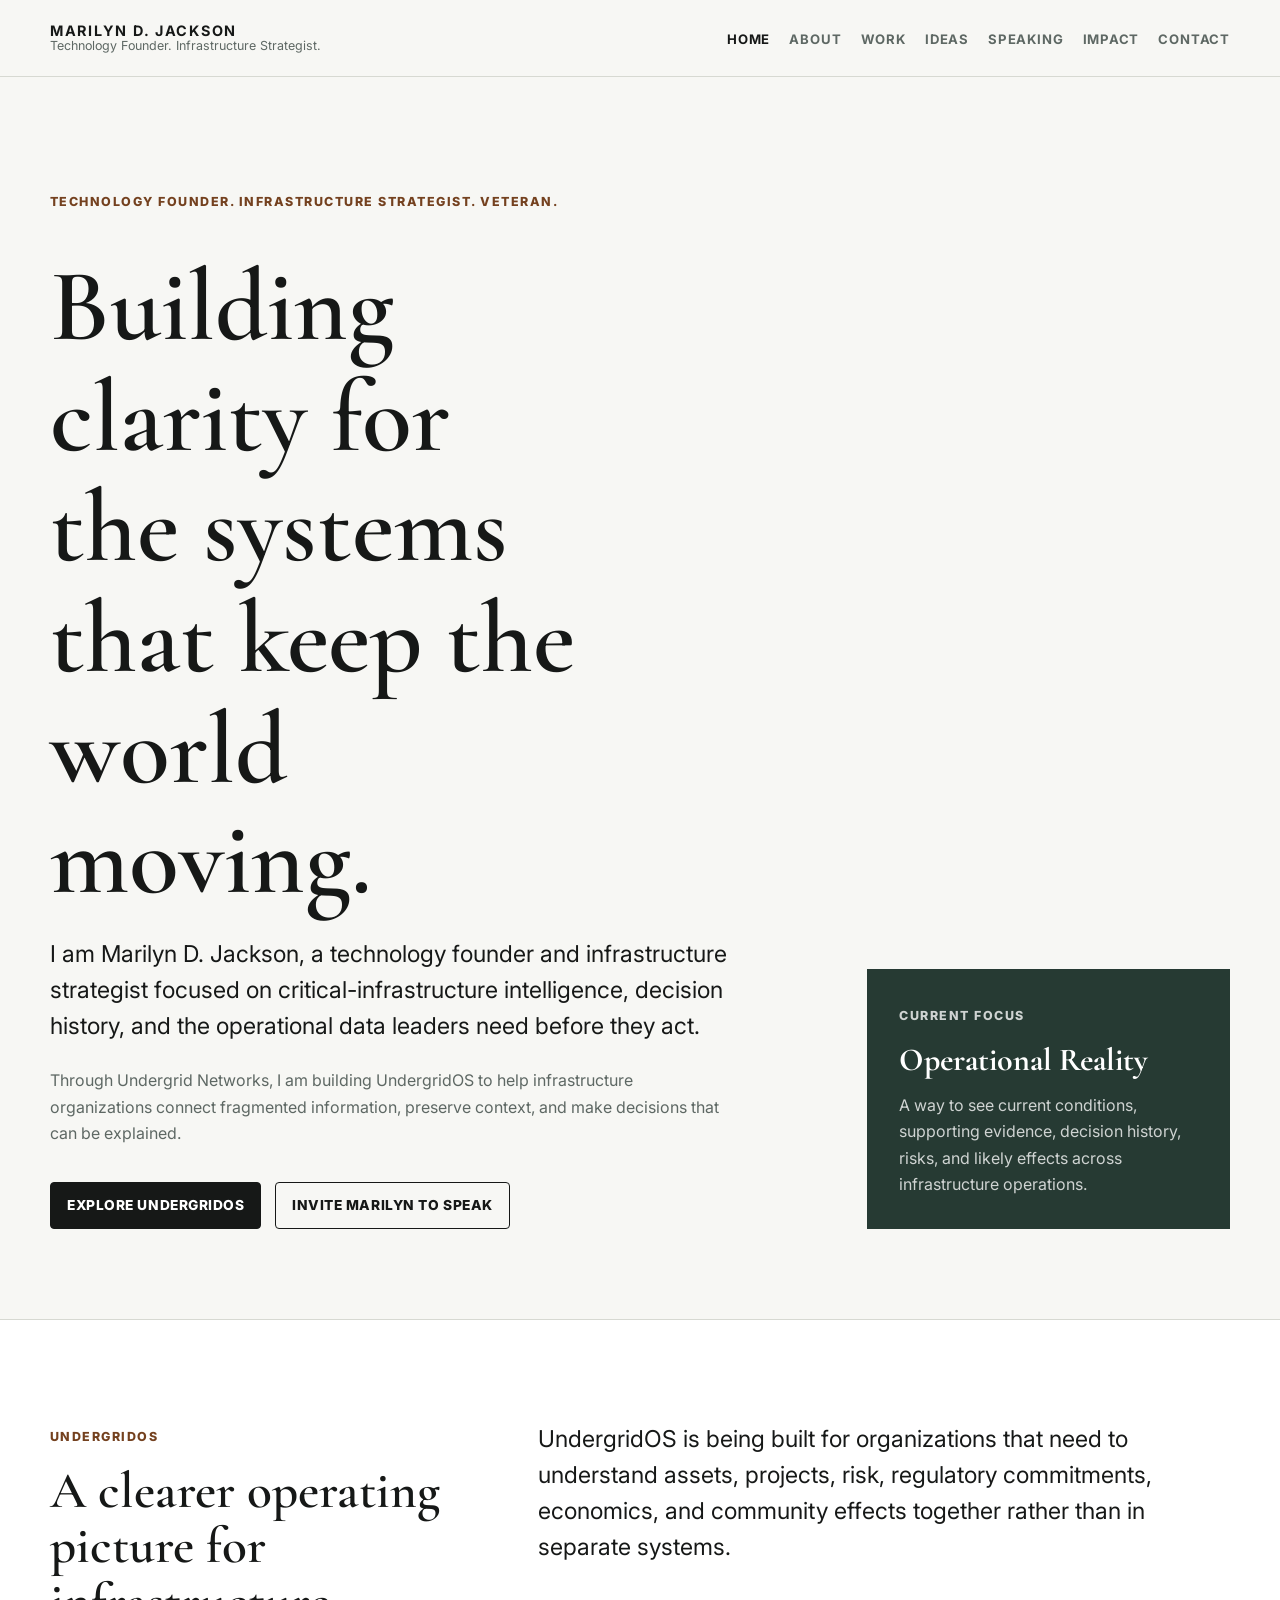
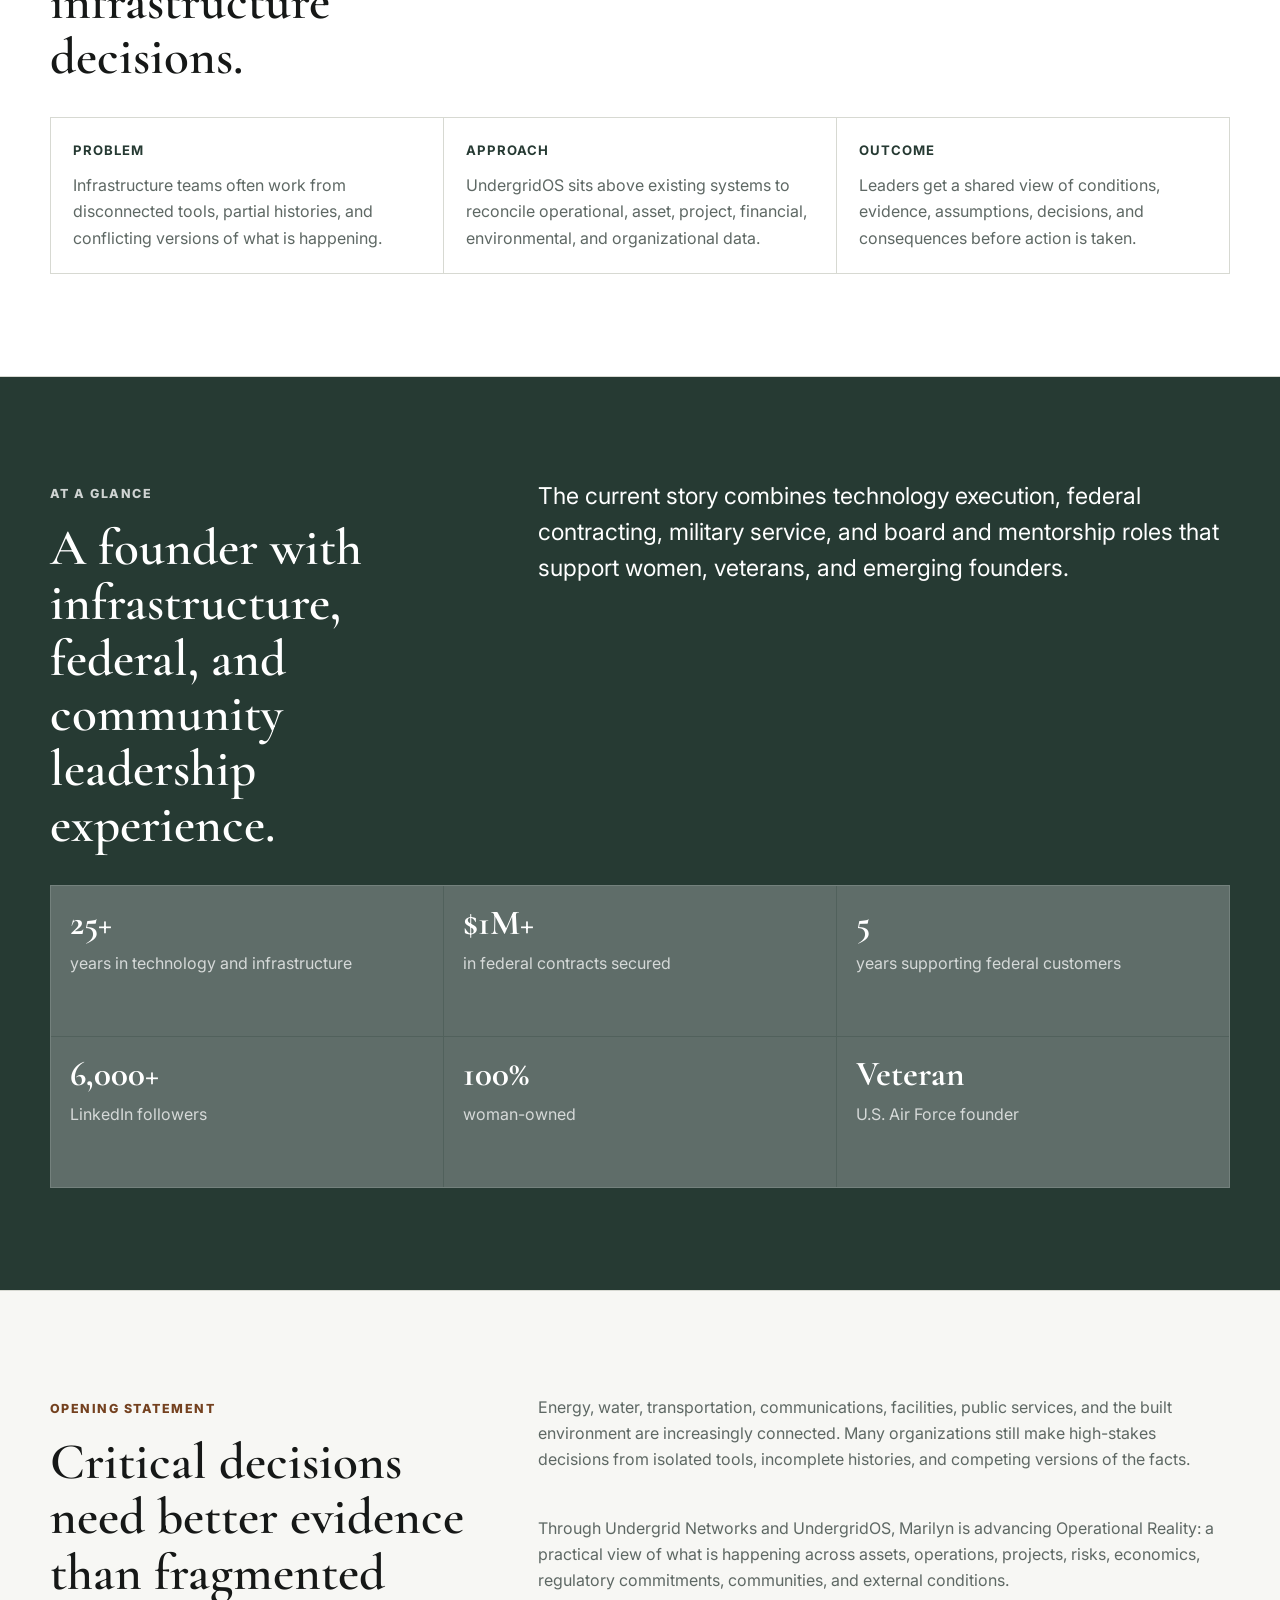
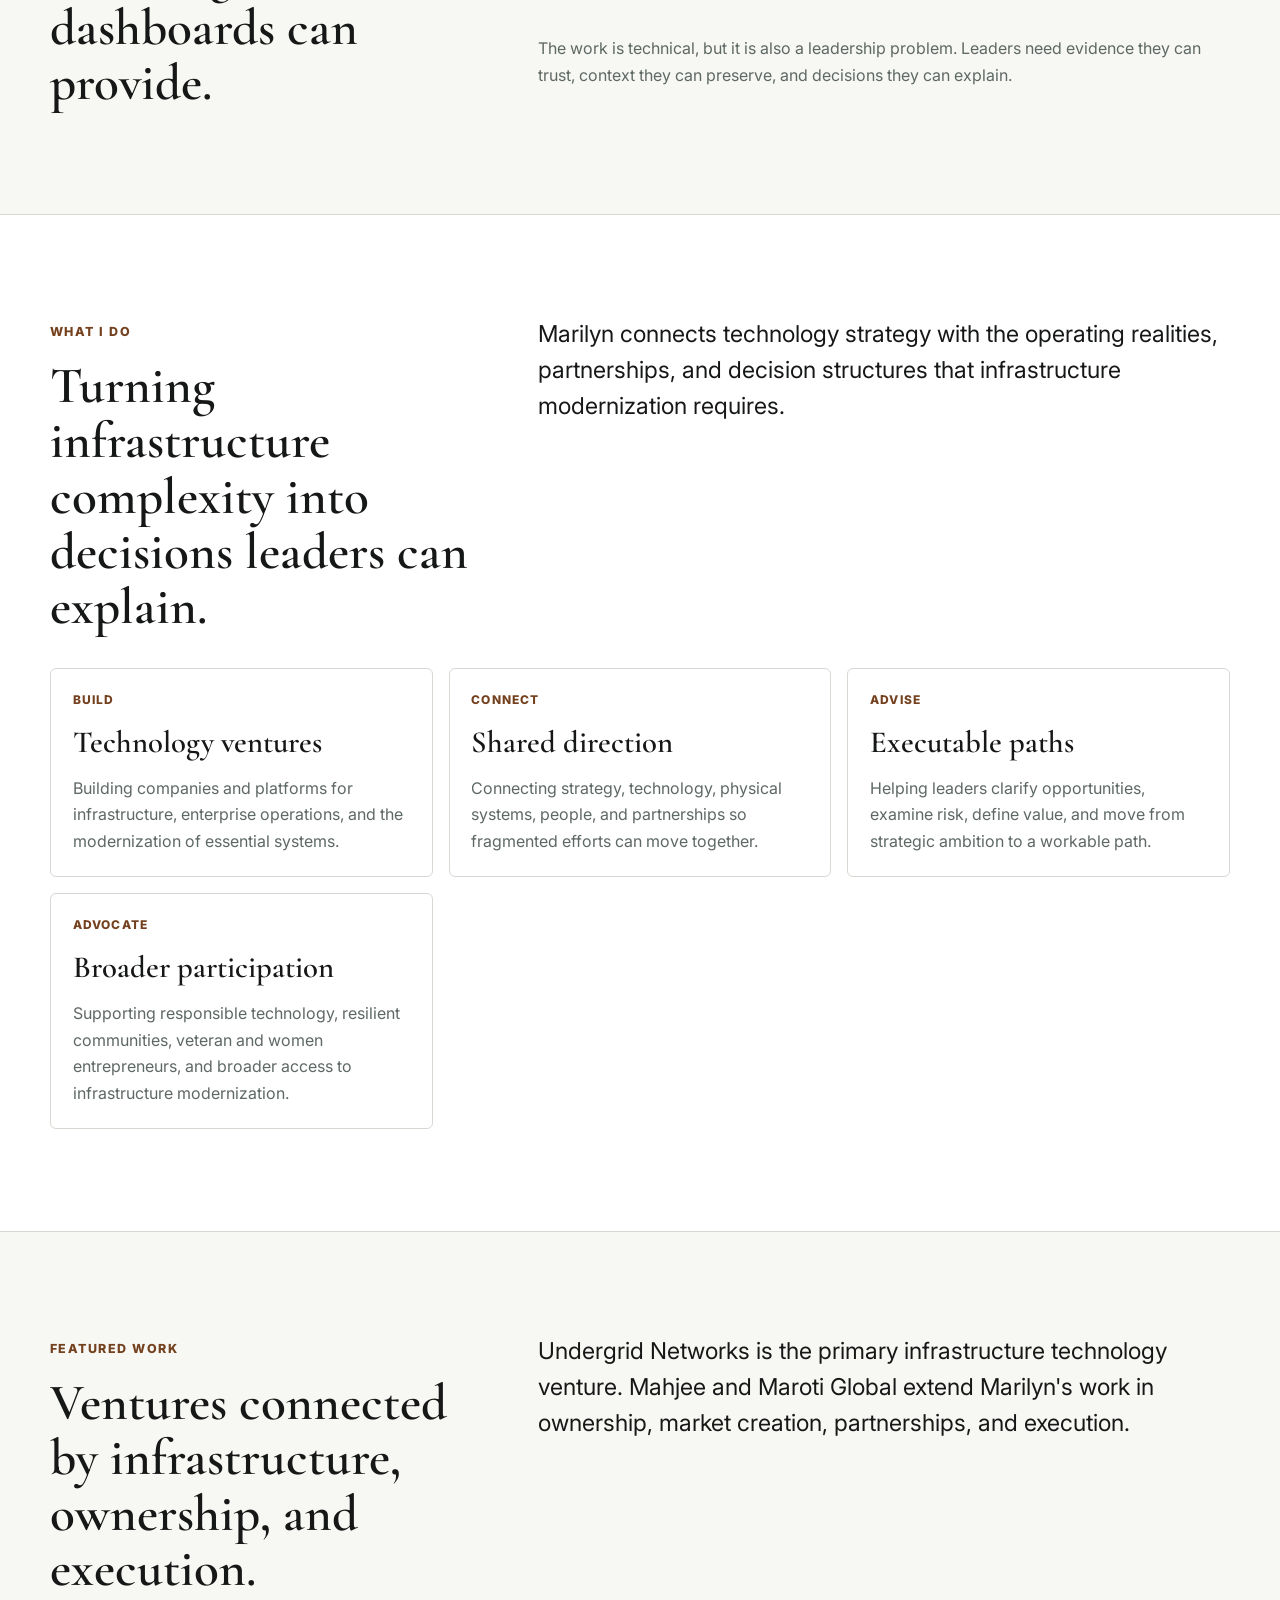
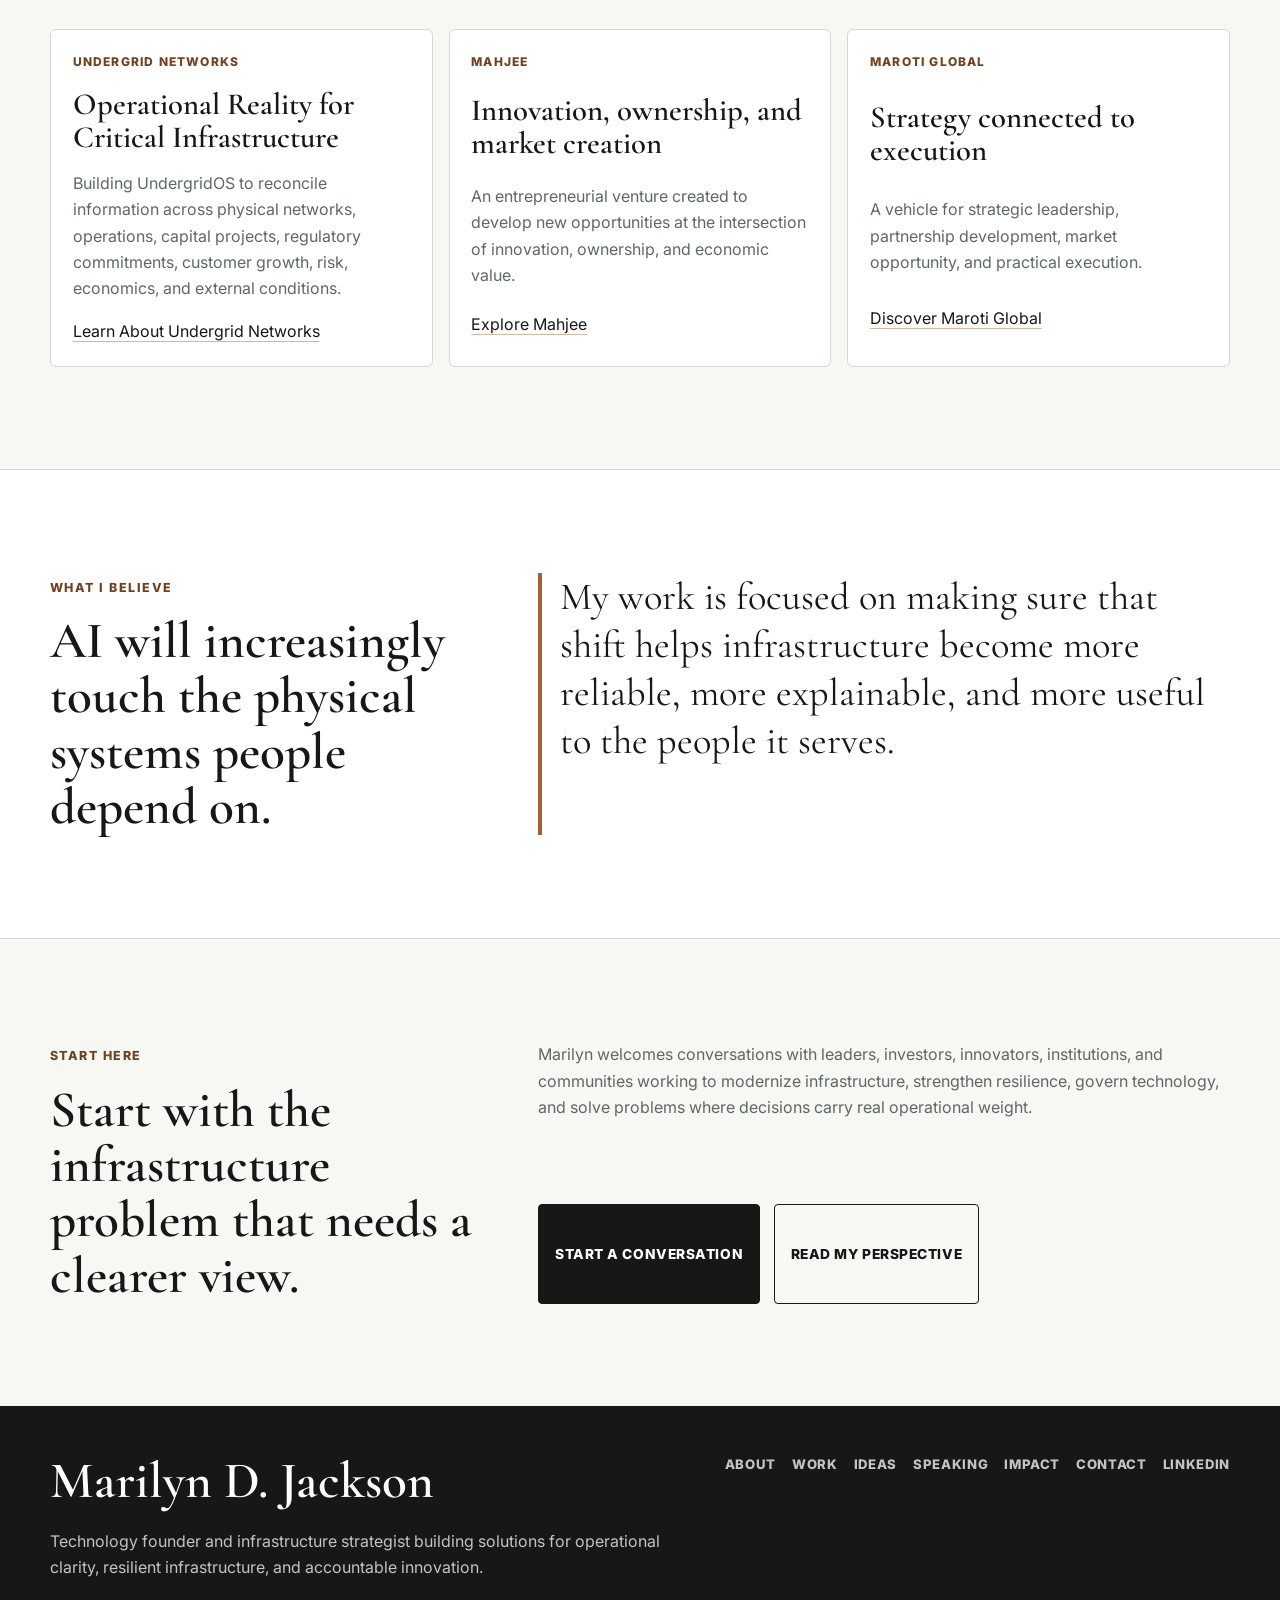
<file: index.html>
<!DOCTYPE html>
<html lang="en">
<head>
  <meta charset="UTF-8">
  <meta name="viewport" content="width=device-width, initial-scale=1.0">
  <title>Marilyn D. Jackson | Technology Founder &amp; Infrastructure Strategist</title>
  <meta name="description" content="Marilyn D. Jackson is a U.S. Air Force veteran, technology founder, and CEO of Undergrid Networks, building UndergridOS for critical-infrastructure intelligence.">
  <meta property="og:title" content="Marilyn D. Jackson | Technology Founder &amp; Infrastructure Strategist">
  <meta property="og:description" content="Technology founder and infrastructure strategist building operational clarity for critical infrastructure.">
  <meta property="og:type" content="website">
  <meta name="twitter:card" content="summary_large_image">
  <link rel="preconnect" href="https://fonts.googleapis.com">
  <link rel="preconnect" href="https://fonts.gstatic.com" crossorigin>
  <link href="https://fonts.googleapis.com/css2?family=Cormorant+Garamond:wght@500;600&amp;family=Inter:wght@400;500;700;800&amp;display=swap" rel="stylesheet">
  <link rel="stylesheet" href="assets/site.css">
  <link rel="icon" href="assets/favicon.svg" type="image/svg+xml">
  <script type="application/ld+json">
    {
      "@context": "https://schema.org",
      "@type": "Person",
      "name": "Marilyn D. Jackson",
      "jobTitle": "Technology Founder and Infrastructure Strategist",
      "address": {
        "@type": "PostalAddress",
        "addressLocality": "Atlanta Metropolitan Area",
        "addressRegion": "GA",
        "addressCountry": "US"
      },
      "sameAs": ["https://www.linkedin.com/in/marilyndjackson"]
    }
  </script>
</head>
<body>
  <a class="skip-link" href="#main">Skip to content</a>
  <header class="site-header">
    <div class="container nav">
      <a class="brand" href="index.html" aria-label="Marilyn D. Jackson home">
        <strong>Marilyn D. Jackson</strong>
        <span>Technology Founder. Infrastructure Strategist.</span>
      </a>
      <button class="menu-button" type="button" aria-expanded="false" aria-controls="site-nav" data-menu-button>Menu</button>
      <nav aria-label="Primary navigation">
        <ul class="nav-links" id="site-nav" data-nav-links>
          <li><a aria-current="page" href="index.html">Home</a></li>
          <li><a href="about.html">About</a></li>
          <li><a href="work.html">Work</a></li>
          <li><a href="ideas.html">Ideas</a></li>
          <li><a href="speaking.html">Speaking</a></li>
          <li><a href="impact.html">Impact</a></li>
          <li><a href="contact.html">Contact</a></li>
        </ul>
      </nav>
    </div>
  </header>

  <main id="main">
    <section class="hero">
      <div class="container hero-grid">
        <div class="hero-copy">
          <span class="eyebrow">Technology founder. Infrastructure strategist. Veteran.</span>
          <h1>Building clarity for the systems that keep the world moving.</h1>
          <p class="lede">I am Marilyn D. Jackson, a technology founder and infrastructure strategist focused on critical-infrastructure intelligence, decision history, and the operational data leaders need before they act.</p>
          <p>Through Undergrid Networks, I am building UndergridOS to help infrastructure organizations connect fragmented information, preserve context, and make decisions that can be explained.</p>
          <div class="cta-row">
            <a class="button" href="work.html#undergrid">Explore UndergridOS</a>
            <a class="button secondary" href="speaking.html">Invite Marilyn to Speak</a>
          </div>
        </div>
        <aside class="hero-card" aria-label="Current work">
          <span class="eyebrow">Current Focus</span>
          <strong>Operational Reality</strong>
          <p>A way to see current conditions, supporting evidence, decision history, risks, and likely effects across infrastructure operations.</p>
        </aside>
      </div>
    </section>

    <section class="section alt" aria-labelledby="product-heading">
      <div class="container wide-stack">
        <div class="section-grid">
          <div>
            <span class="eyebrow">UndergridOS</span>
            <h2 id="product-heading">A clearer operating picture for infrastructure decisions.</h2>
          </div>
          <p class="lede">UndergridOS is being built for organizations that need to understand assets, projects, risk, regulatory commitments, economics, and community effects together rather than in separate systems.</p>
        </div>
        <div class="outcome-grid">
          <div class="outcome"><strong>Problem</strong><p>Infrastructure teams often work from disconnected tools, partial histories, and conflicting versions of what is happening.</p></div>
          <div class="outcome"><strong>Approach</strong><p>UndergridOS sits above existing systems to reconcile operational, asset, project, financial, environmental, and organizational data.</p></div>
          <div class="outcome"><strong>Outcome</strong><p>Leaders get a shared view of conditions, evidence, assumptions, decisions, and consequences before action is taken.</p></div>
        </div>
      </div>
    </section>

    <section class="section proof-band" aria-labelledby="proof-heading">
      <div class="container wide-stack">
        <div class="section-grid">
          <div>
            <span class="eyebrow">At a glance</span>
            <h2 id="proof-heading">A founder with infrastructure, federal, and community leadership experience.</h2>
          </div>
          <p class="lede">The current story combines technology execution, federal contracting, military service, and board and mentorship roles that support women, veterans, and emerging founders.</p>
        </div>
        <div class="proof-points">
          <div class="proof-point"><strong>25+</strong><span>years in technology and infrastructure</span></div>
          <div class="proof-point"><strong>$1M+</strong><span>in federal contracts secured</span></div>
          <div class="proof-point"><strong>5</strong><span>years supporting federal customers</span></div>
          <div class="proof-point"><strong>6,000+</strong><span>LinkedIn followers</span></div>
          <div class="proof-point"><strong>100%</strong><span>woman-owned</span></div>
          <div class="proof-point"><strong>Veteran</strong><span>U.S. Air Force founder</span></div>
        </div>
      </div>
    </section>

    <section class="section" aria-labelledby="future-heading">
      <div class="container section-grid">
        <div>
          <span class="eyebrow">Opening Statement</span>
          <h2 id="future-heading">Critical decisions need better evidence than fragmented dashboards can provide.</h2>
        </div>
        <div class="stack">
          <p>Energy, water, transportation, communications, facilities, public services, and the built environment are increasingly connected. Many organizations still make high-stakes decisions from isolated tools, incomplete histories, and competing versions of the facts.</p>
          <p>Through Undergrid Networks and UndergridOS, Marilyn is advancing Operational Reality: a practical view of what is happening across assets, operations, projects, risks, economics, regulatory commitments, communities, and external conditions.</p>
          <p>The work is technical, but it is also a leadership problem. Leaders need evidence they can trust, context they can preserve, and decisions they can explain.</p>
        </div>
      </div>
    </section>

    <section class="section alt" aria-labelledby="do-heading">
      <div class="container wide-stack">
        <div class="section-grid">
          <div>
            <span class="eyebrow">What I Do</span>
            <h2 id="do-heading">Turning infrastructure complexity into decisions leaders can explain.</h2>
          </div>
          <p class="lede">Marilyn connects technology strategy with the operating realities, partnerships, and decision structures that infrastructure modernization requires.</p>
        </div>
        <div class="cards">
          <article class="card"><span class="label">Build</span><h3>Technology ventures</h3><p>Building companies and platforms for infrastructure, enterprise operations, and the modernization of essential systems.</p></article>
          <article class="card"><span class="label">Connect</span><h3>Shared direction</h3><p>Connecting strategy, technology, physical systems, people, and partnerships so fragmented efforts can move together.</p></article>
          <article class="card"><span class="label">Advise</span><h3>Executable paths</h3><p>Helping leaders clarify opportunities, examine risk, define value, and move from strategic ambition to a workable path.</p></article>
          <article class="card"><span class="label">Advocate</span><h3>Broader participation</h3><p>Supporting responsible technology, resilient communities, veteran and women entrepreneurs, and broader access to infrastructure modernization.</p></article>
        </div>
      </div>
    </section>

    <section class="section" aria-labelledby="featured-heading">
      <div class="container wide-stack">
        <div class="section-grid">
          <div>
            <span class="eyebrow">Featured Work</span>
            <h2 id="featured-heading">Ventures connected by infrastructure, ownership, and execution.</h2>
          </div>
          <p class="lede">Undergrid Networks is the primary infrastructure technology venture. Mahjee and Maroti Global extend Marilyn's work in ownership, market creation, partnerships, and execution.</p>
        </div>
        <div class="cards">
          <article class="card">
            <span class="label">Undergrid Networks</span>
            <h3>Operational Reality for Critical Infrastructure</h3>
            <p>Building UndergridOS to reconcile information across physical networks, operations, capital projects, regulatory commitments, customer growth, risk, economics, and external conditions.</p>
            <a href="work.html#undergrid">Learn About Undergrid Networks</a>
          </article>
          <article class="card">
            <span class="label">Mahjee</span>
            <h3>Innovation, ownership, and market creation</h3>
            <p>An entrepreneurial venture created to develop new opportunities at the intersection of innovation, ownership, and economic value.</p>
            <a href="work.html#mahjee">Explore Mahjee</a>
          </article>
          <article class="card">
            <span class="label">Maroti Global</span>
            <h3>Strategy connected to execution</h3>
            <p>A vehicle for strategic leadership, partnership development, market opportunity, and practical execution.</p>
            <a href="work.html#maroti">Discover Maroti Global</a>
          </article>
        </div>
      </div>
    </section>

    <section class="section alt" aria-labelledby="belief-heading">
      <div class="container section-grid">
        <div>
          <span class="eyebrow">What I Believe</span>
          <h2 id="belief-heading">AI will increasingly touch the physical systems people depend on.</h2>
        </div>
        <p class="quote">My work is focused on making sure that shift helps infrastructure become more reliable, more explainable, and more useful to the people it serves.</p>
      </div>
    </section>

    <section class="section" aria-labelledby="cta-heading">
      <div class="container section-grid">
        <div>
          <span class="eyebrow">Start Here</span>
          <h2 id="cta-heading">Start with the infrastructure problem that needs a clearer view.</h2>
        </div>
        <div class="stack">
          <p>Marilyn welcomes conversations with leaders, investors, innovators, institutions, and communities working to modernize infrastructure, strengthen resilience, govern technology, and solve problems where decisions carry real operational weight.</p>
          <div class="cta-row">
            <a class="button" href="contact.html">Start a Conversation</a>
            <a class="button secondary" href="ideas.html">Read My Perspective</a>
          </div>
        </div>
      </div>
    </section>
  </main>

  <footer class="site-footer">
    <div class="container footer-grid">
      <div class="stack">
        <h2>Marilyn D. Jackson</h2>
        <p>Technology founder and infrastructure strategist building solutions for operational clarity, resilient infrastructure, and accountable innovation.</p>
      </div>
      <nav class="footer-links" aria-label="Footer navigation">
        <a href="about.html">About</a>
        <a href="work.html">Work</a>
        <a href="ideas.html">Ideas</a>
        <a href="speaking.html">Speaking</a>
        <a href="impact.html">Impact</a>
        <a href="contact.html">Contact</a>
        <a href="https://www.linkedin.com/in/marilyndjackson">LinkedIn</a>
      </nav>
    </div>
  </footer>
  <script src="assets/site.js"></script>
</body>
</html>
</file>
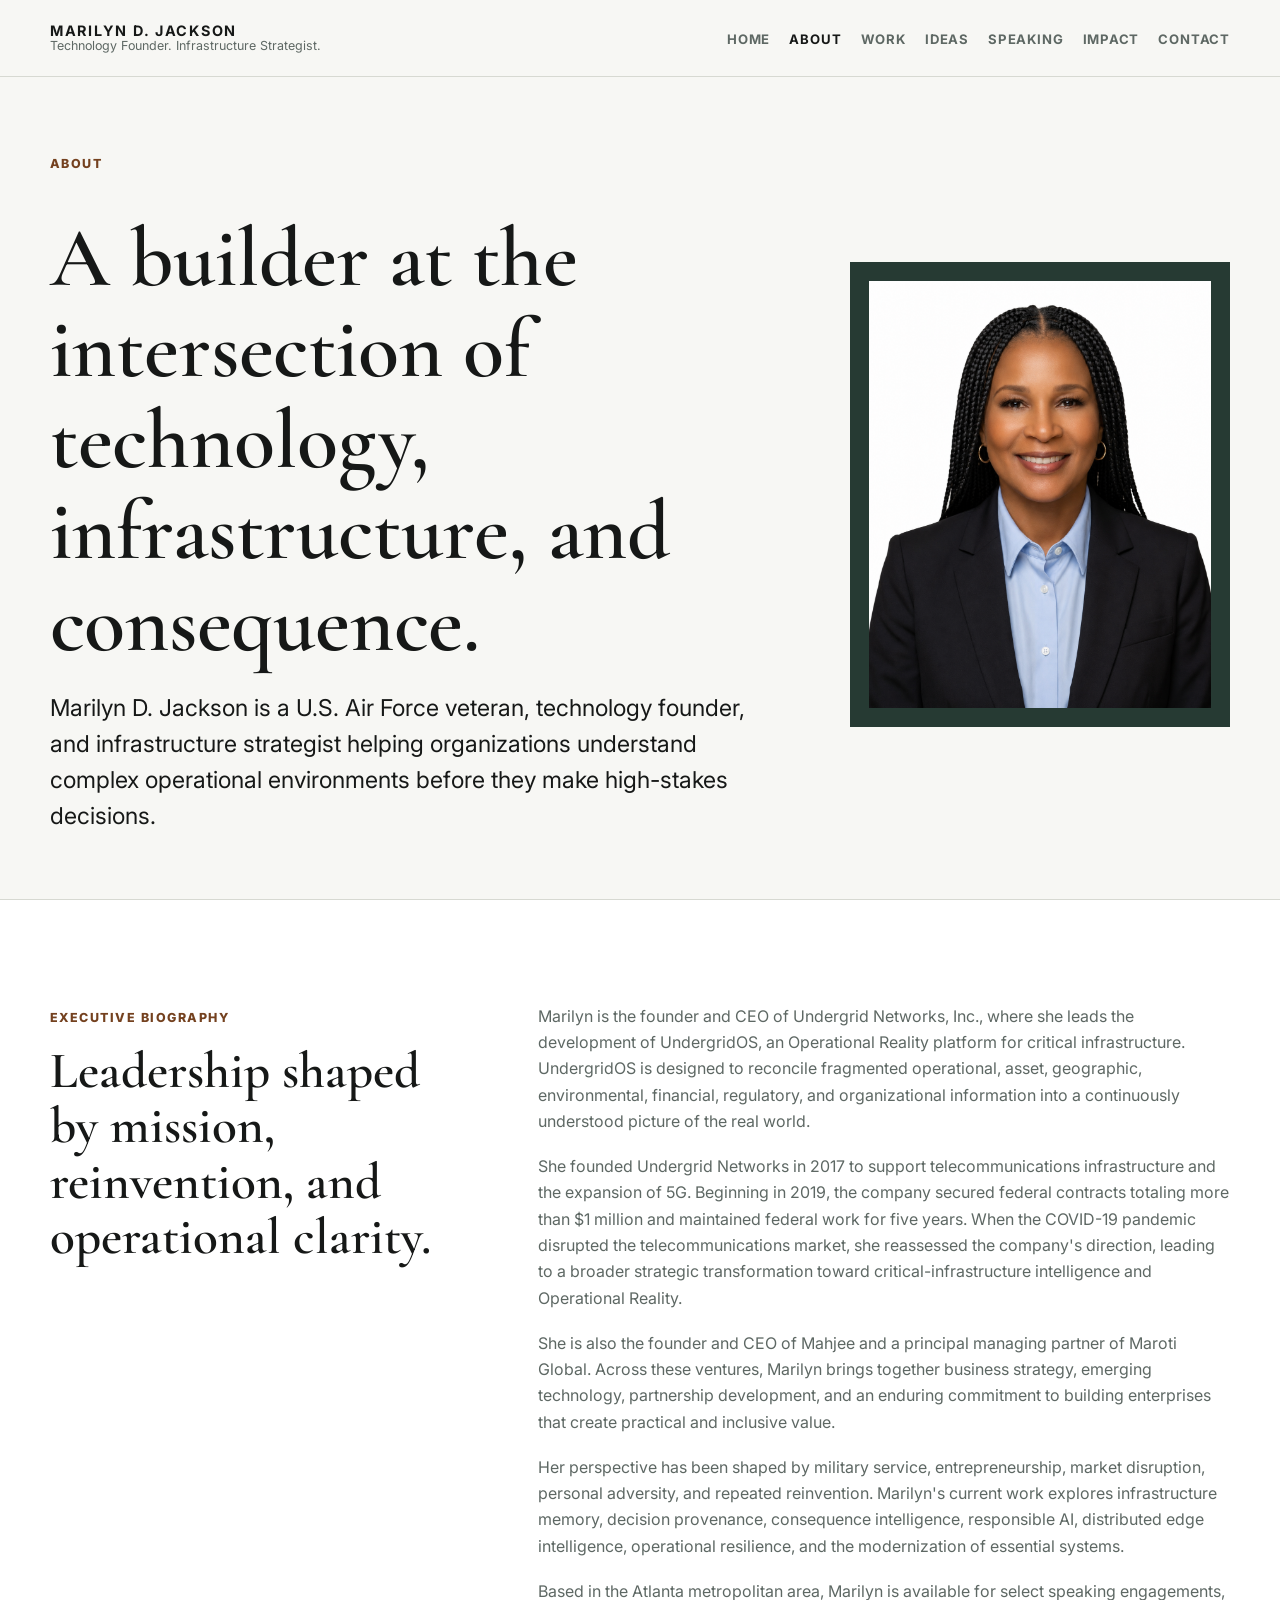
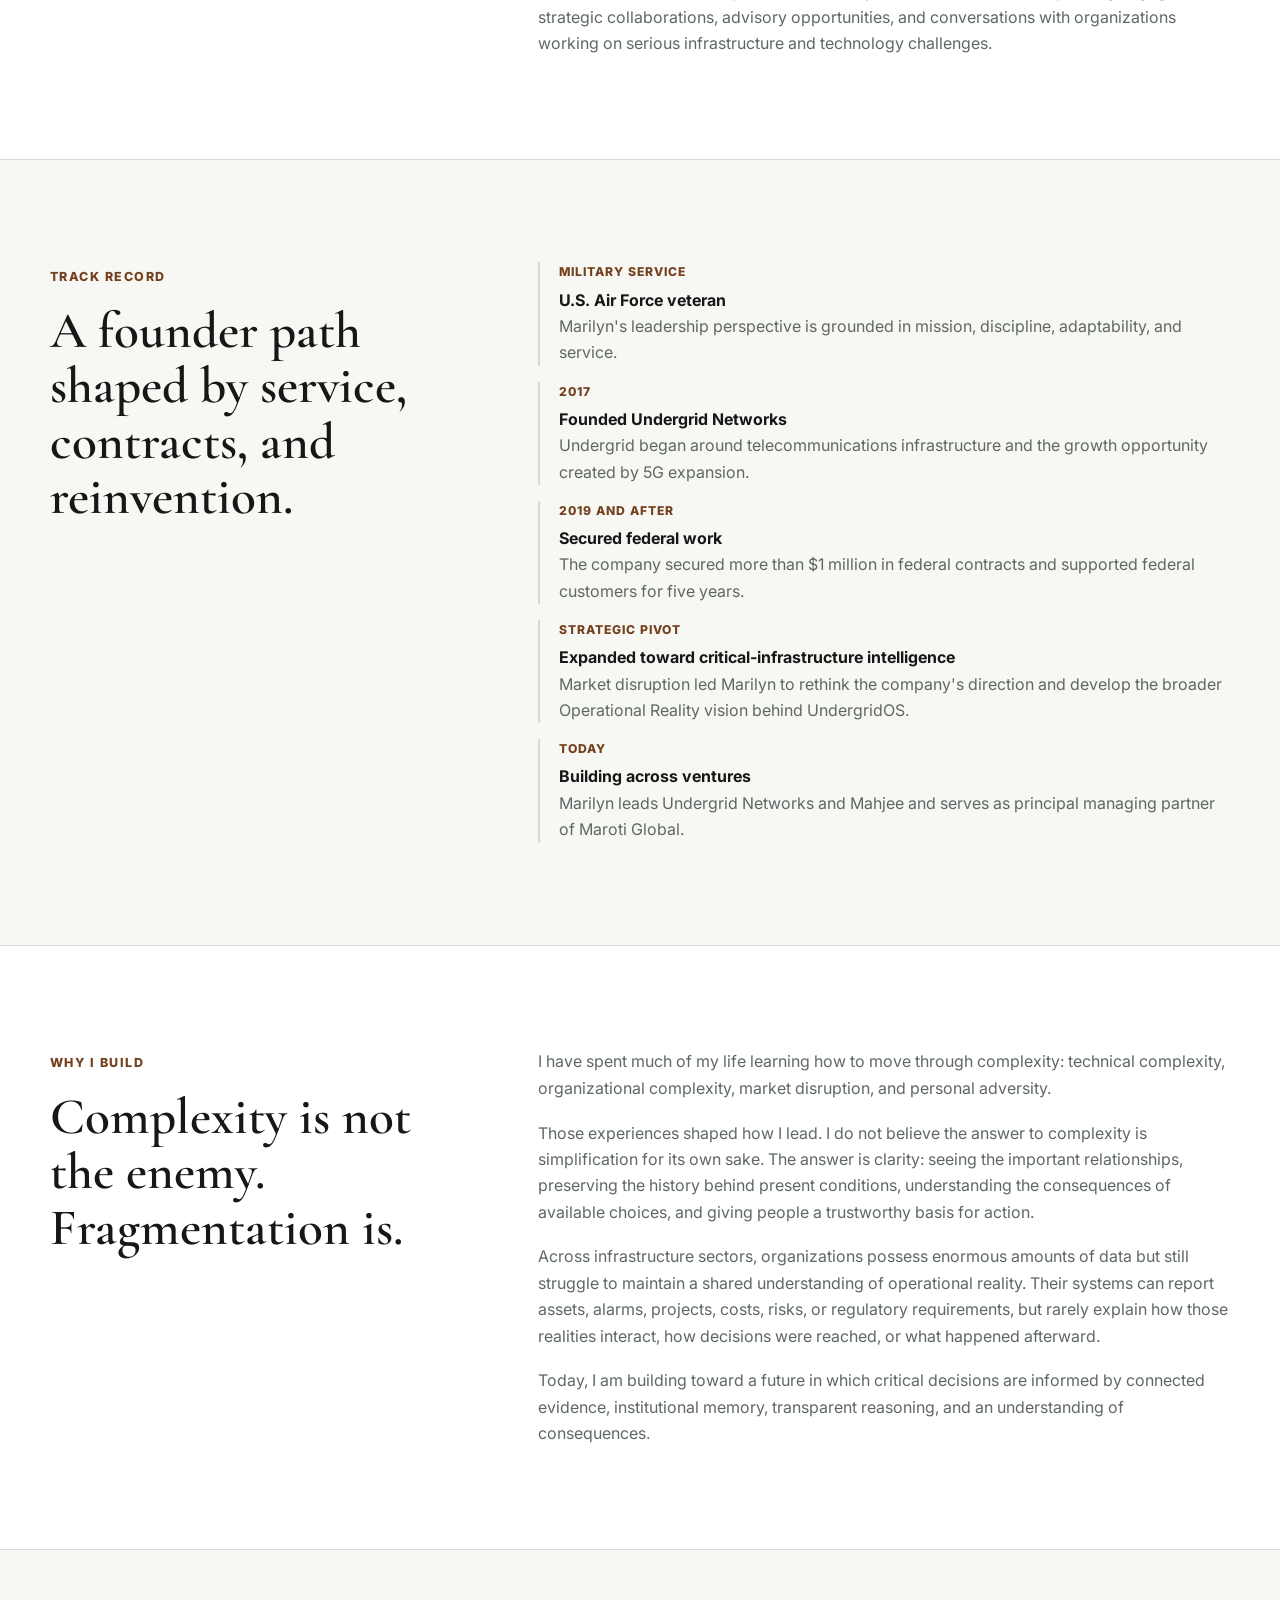
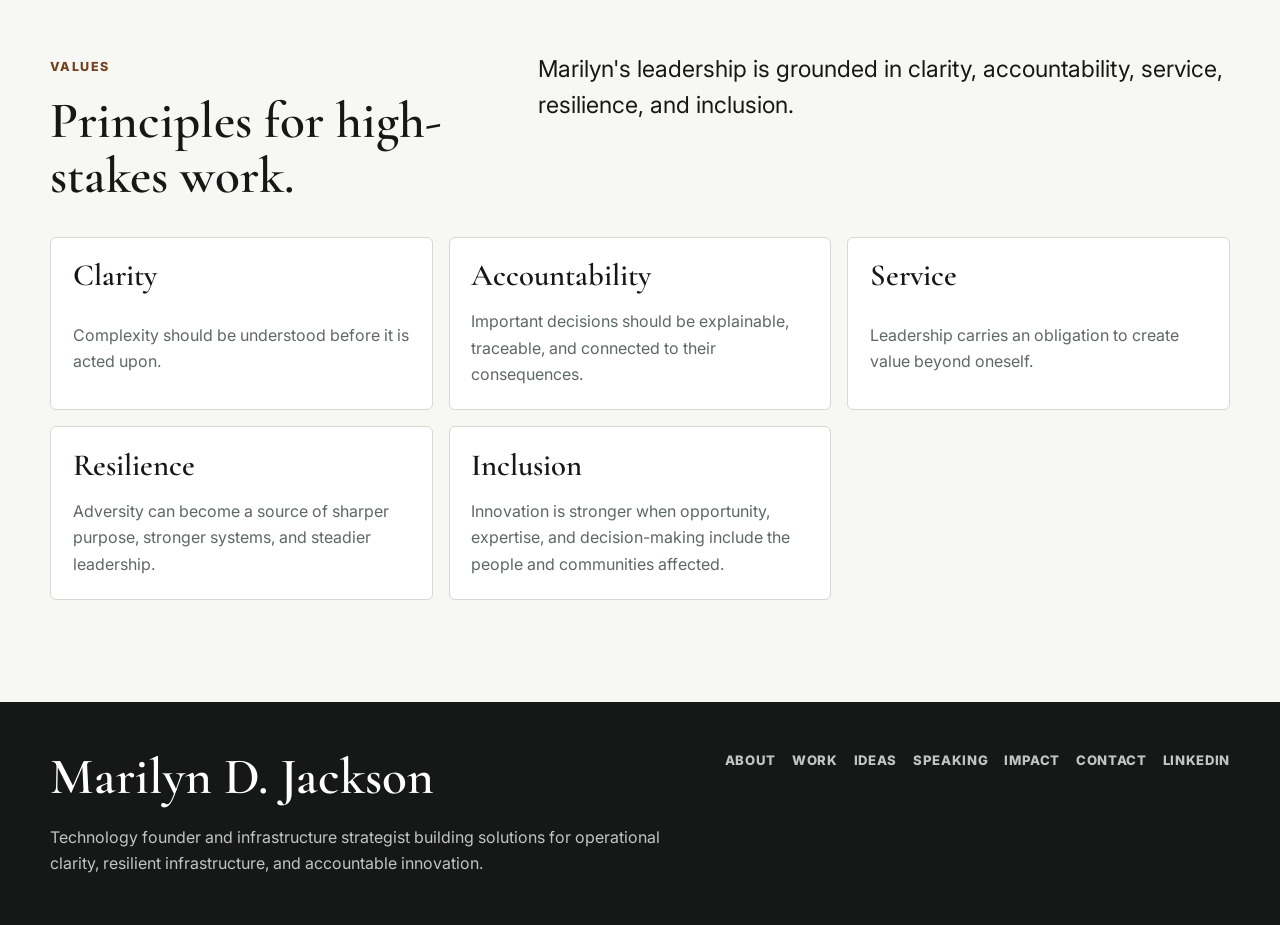
<file: about.html>
<!DOCTYPE html>
<html lang="en">
<head>
  <meta charset="UTF-8">
  <meta name="viewport" content="width=device-width, initial-scale=1.0">
  <title>About Marilyn D. Jackson | Technology Founder &amp; Infrastructure Strategist</title>
  <meta name="description" content="Learn about Marilyn D. Jackson, a U.S. Air Force veteran, founder of Undergrid Networks, and infrastructure strategist building critical-infrastructure intelligence.">
  <link rel="preconnect" href="https://fonts.googleapis.com">
  <link rel="preconnect" href="https://fonts.gstatic.com" crossorigin>
  <link href="https://fonts.googleapis.com/css2?family=Cormorant+Garamond:wght@500;600&amp;family=Inter:wght@400;500;700;800&amp;display=swap" rel="stylesheet">
  <link rel="stylesheet" href="assets/site.css">
  <link rel="icon" href="assets/favicon.svg" type="image/svg+xml">
</head>
<body>
  <a class="skip-link" href="#main">Skip to content</a>
  <header class="site-header">
    <div class="container nav">
      <a class="brand" href="index.html"><strong>Marilyn D. Jackson</strong><span>Technology Founder. Infrastructure Strategist.</span></a>
      <button class="menu-button" type="button" aria-expanded="false" aria-controls="site-nav" data-menu-button>Menu</button>
      <nav aria-label="Primary navigation">
        <ul class="nav-links" id="site-nav" data-nav-links>
          <li><a href="index.html">Home</a></li>
          <li><a aria-current="page" href="about.html">About</a></li>
          <li><a href="work.html">Work</a></li>
          <li><a href="ideas.html">Ideas</a></li>
          <li><a href="speaking.html">Speaking</a></li>
          <li><a href="impact.html">Impact</a></li>
          <li><a href="contact.html">Contact</a></li>
        </ul>
      </nav>
    </div>
  </header>
  <main id="main">
    <section class="page-hero">
      <div class="container hero-grid">
        <div class="hero-copy">
          <span class="eyebrow">About</span>
          <h1>A builder at the intersection of technology, infrastructure, and consequence.</h1>
          <p class="lede">Marilyn D. Jackson is a U.S. Air Force veteran, technology founder, and infrastructure strategist helping organizations understand complex operational environments before they make high-stakes decisions.</p>
        </div>
        <div class="portrait-frame">
          <img class="portrait-image" src="assets/mdj-2026-headshot.png" alt="Marilyn D. Jackson professional headshot">
        </div>
      </div>
    </section>

    <section class="section alt" aria-labelledby="bio-heading">
      <div class="container section-grid">
        <div><span class="eyebrow">Executive Biography</span><h2 id="bio-heading">Leadership shaped by mission, reinvention, and operational clarity.</h2></div>
        <div class="stack">
          <p>Marilyn is the founder and CEO of Undergrid Networks, Inc., where she leads the development of UndergridOS, an Operational Reality platform for critical infrastructure. UndergridOS is designed to reconcile fragmented operational, asset, geographic, environmental, financial, regulatory, and organizational information into a continuously understood picture of the real world.</p>
          <p>She founded Undergrid Networks in 2017 to support telecommunications infrastructure and the expansion of 5G. Beginning in 2019, the company secured federal contracts totaling more than $1 million and maintained federal work for five years. When the COVID-19 pandemic disrupted the telecommunications market, she reassessed the company's direction, leading to a broader strategic transformation toward critical-infrastructure intelligence and Operational Reality.</p>
          <p>She is also the founder and CEO of Mahjee and a principal managing partner of Maroti Global. Across these ventures, Marilyn brings together business strategy, emerging technology, partnership development, and an enduring commitment to building enterprises that create practical and inclusive value.</p>
          <p>Her perspective has been shaped by military service, entrepreneurship, market disruption, personal adversity, and repeated reinvention. Marilyn's current work explores infrastructure memory, decision provenance, consequence intelligence, responsible AI, distributed edge intelligence, operational resilience, and the modernization of essential systems.</p>
          <p>Based in the Atlanta metropolitan area, Marilyn is available for select speaking engagements, strategic collaborations, advisory opportunities, and conversations with organizations working on serious infrastructure and technology challenges.</p>
        </div>
      </div>
    </section>

    <section class="section" aria-labelledby="timeline-heading">
      <div class="container section-grid">
        <div><span class="eyebrow">Track Record</span><h2 id="timeline-heading">A founder path shaped by service, contracts, and reinvention.</h2></div>
        <div class="timeline">
          <div class="timeline-item"><span>Military Service</span><strong>U.S. Air Force veteran</strong><p>Marilyn's leadership perspective is grounded in mission, discipline, adaptability, and service.</p></div>
          <div class="timeline-item"><span>2017</span><strong>Founded Undergrid Networks</strong><p>Undergrid began around telecommunications infrastructure and the growth opportunity created by 5G expansion.</p></div>
          <div class="timeline-item"><span>2019 and after</span><strong>Secured federal work</strong><p>The company secured more than $1 million in federal contracts and supported federal customers for five years.</p></div>
          <div class="timeline-item"><span>Strategic Pivot</span><strong>Expanded toward critical-infrastructure intelligence</strong><p>Market disruption led Marilyn to rethink the company's direction and develop the broader Operational Reality vision behind UndergridOS.</p></div>
          <div class="timeline-item"><span>Today</span><strong>Building across ventures</strong><p>Marilyn leads Undergrid Networks and Mahjee and serves as principal managing partner of Maroti Global.</p></div>
        </div>
      </div>
    </section>

    <section class="section alt" aria-labelledby="story-heading">
      <div class="container section-grid">
        <div><span class="eyebrow">Why I Build</span><h2 id="story-heading">Complexity is not the enemy. Fragmentation is.</h2></div>
        <div class="stack">
          <p>I have spent much of my life learning how to move through complexity: technical complexity, organizational complexity, market disruption, and personal adversity.</p>
          <p>Those experiences shaped how I lead. I do not believe the answer to complexity is simplification for its own sake. The answer is clarity: seeing the important relationships, preserving the history behind present conditions, understanding the consequences of available choices, and giving people a trustworthy basis for action.</p>
          <p>Across infrastructure sectors, organizations possess enormous amounts of data but still struggle to maintain a shared understanding of operational reality. Their systems can report assets, alarms, projects, costs, risks, or regulatory requirements, but rarely explain how those realities interact, how decisions were reached, or what happened afterward.</p>
          <p>Today, I am building toward a future in which critical decisions are informed by connected evidence, institutional memory, transparent reasoning, and an understanding of consequences.</p>
        </div>
      </div>
    </section>

    <section class="section" aria-labelledby="values-heading">
      <div class="container wide-stack">
        <div class="section-grid">
          <div><span class="eyebrow">Values</span><h2 id="values-heading">Principles for high-stakes work.</h2></div>
          <p class="lede">Marilyn's leadership is grounded in clarity, accountability, service, resilience, and inclusion.</p>
        </div>
        <div class="cards">
          <article class="card"><h3>Clarity</h3><p>Complexity should be understood before it is acted upon.</p></article>
          <article class="card"><h3>Accountability</h3><p>Important decisions should be explainable, traceable, and connected to their consequences.</p></article>
          <article class="card"><h3>Service</h3><p>Leadership carries an obligation to create value beyond oneself.</p></article>
          <article class="card"><h3>Resilience</h3><p>Adversity can become a source of sharper purpose, stronger systems, and steadier leadership.</p></article>
          <article class="card"><h3>Inclusion</h3><p>Innovation is stronger when opportunity, expertise, and decision-making include the people and communities affected.</p></article>
        </div>
      </div>
    </section>
  </main>
  <footer class="site-footer">
    <div class="container footer-grid">
      <div class="stack"><h2>Marilyn D. Jackson</h2><p>Technology founder and infrastructure strategist building solutions for operational clarity, resilient infrastructure, and accountable innovation.</p></div>
      <nav class="footer-links" aria-label="Footer navigation"><a href="about.html">About</a><a href="work.html">Work</a><a href="ideas.html">Ideas</a><a href="speaking.html">Speaking</a><a href="impact.html">Impact</a><a href="contact.html">Contact</a><a href="https://www.linkedin.com/in/marilyndjackson">LinkedIn</a></nav>
    </div>
  </footer>
  <script src="assets/site.js"></script>
</body>
</html>
</file>
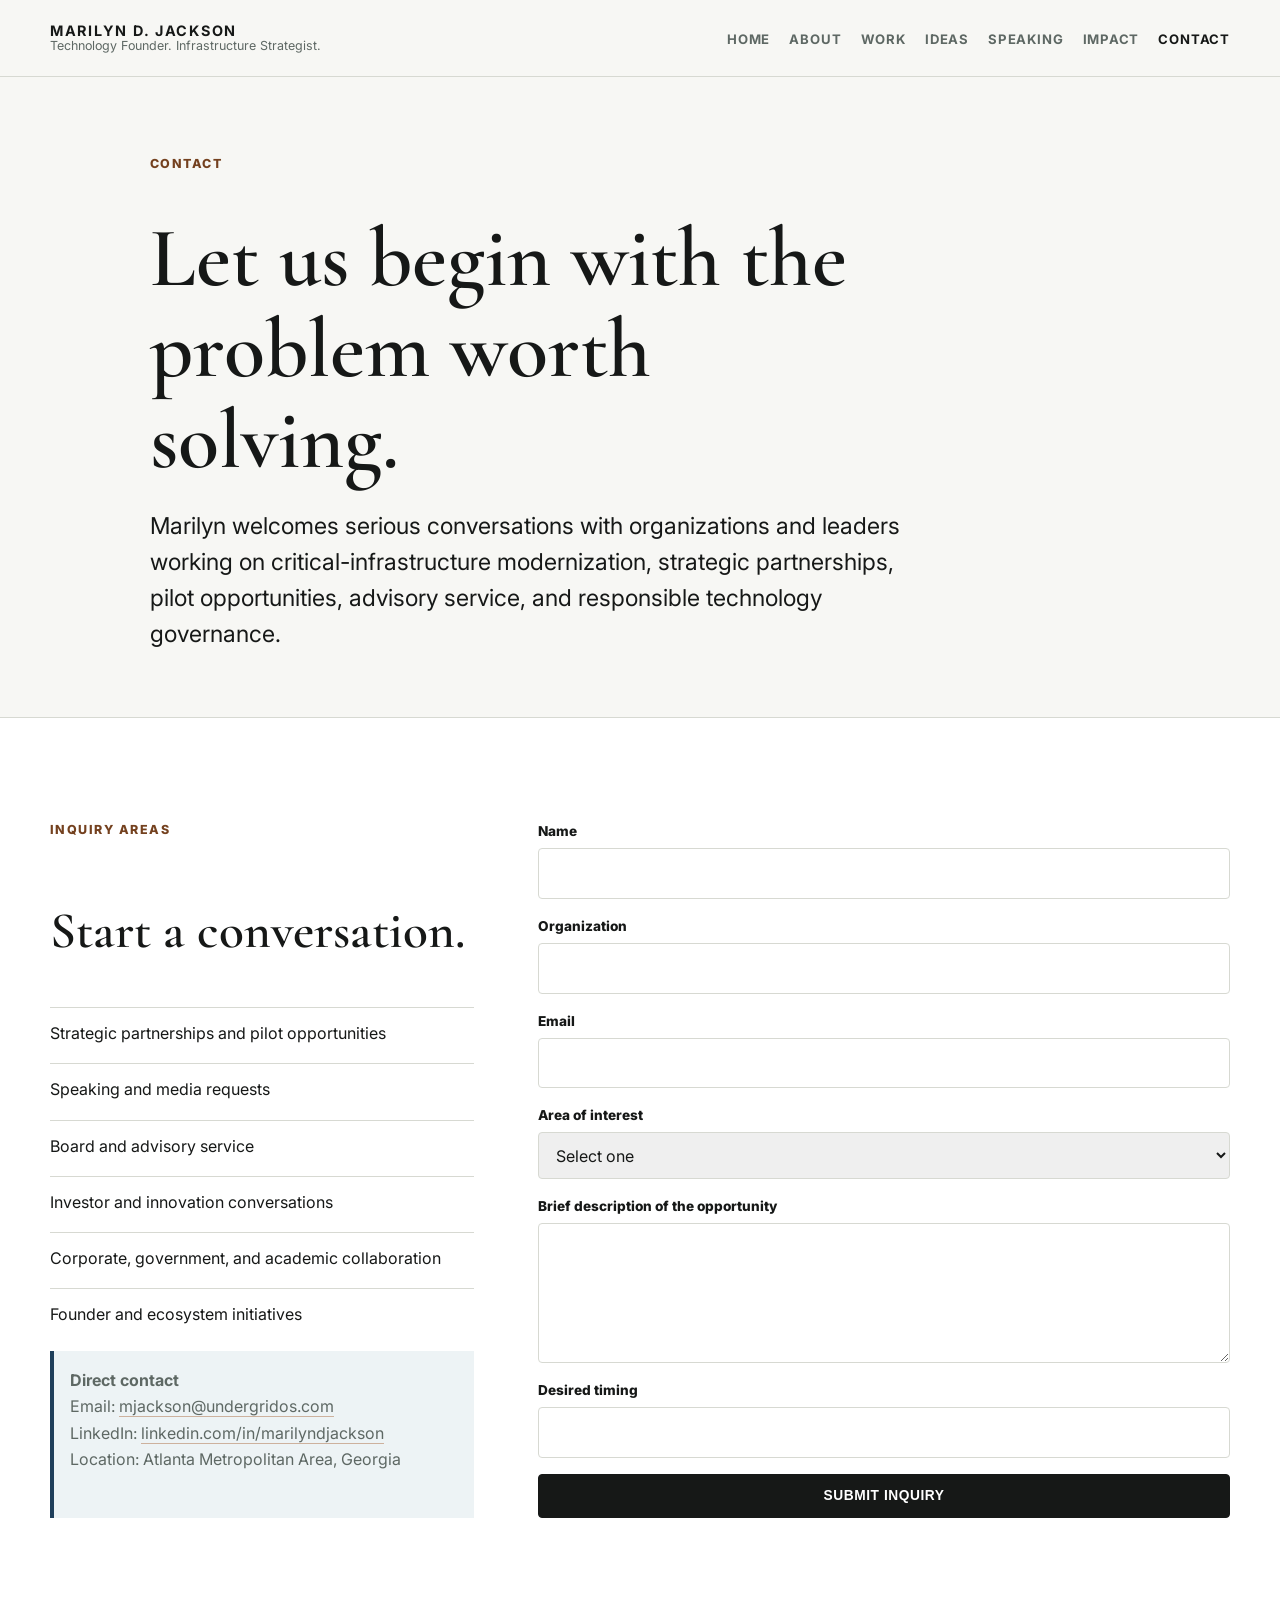
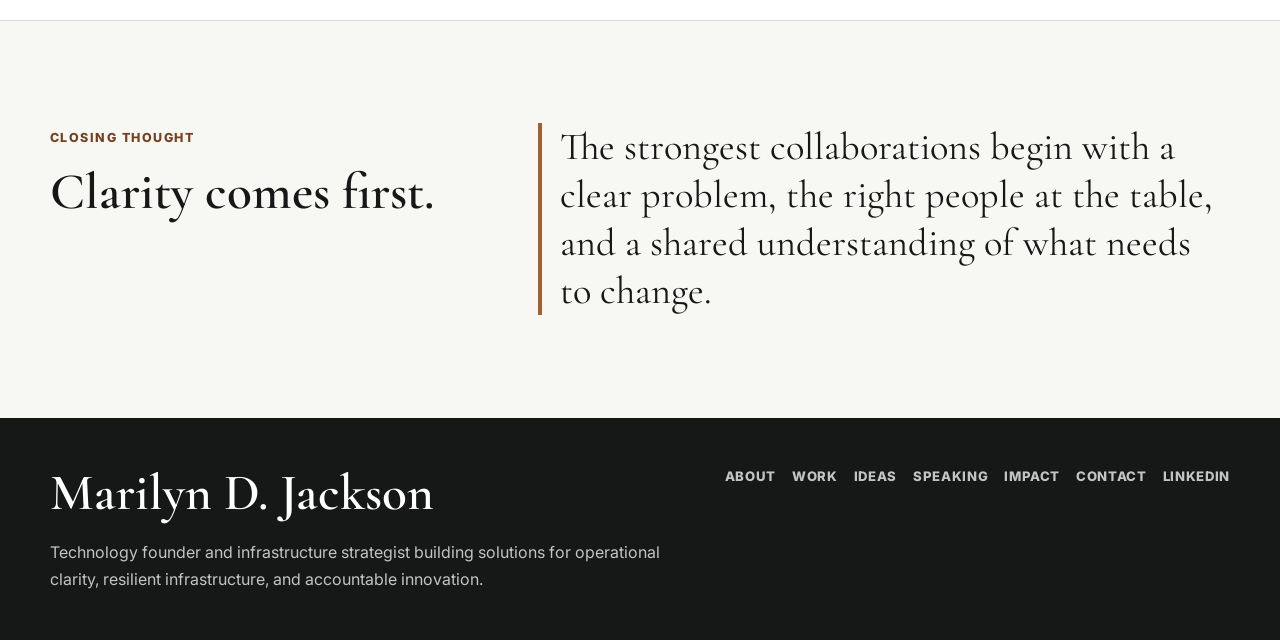
<file: contact.html>
<!DOCTYPE html>
<html lang="en">
<head>
  <meta charset="UTF-8">
  <meta name="viewport" content="width=device-width, initial-scale=1.0">
  <title>Contact | Marilyn D. Jackson</title>
  <meta name="description" content="Contact Marilyn D. Jackson about UndergridOS, strategic partnerships, speaking requests, advisory opportunities, investor conversations, and infrastructure collaboration.">
  <link rel="preconnect" href="https://fonts.googleapis.com">
  <link rel="preconnect" href="https://fonts.gstatic.com" crossorigin>
  <link href="https://fonts.googleapis.com/css2?family=Cormorant+Garamond:wght@500;600&amp;family=Inter:wght@400;500;700;800&amp;display=swap" rel="stylesheet">
  <link rel="stylesheet" href="assets/site.css">
  <link rel="icon" href="assets/favicon.svg" type="image/svg+xml">
</head>
<body>
  <a class="skip-link" href="#main">Skip to content</a>
  <header class="site-header">
    <div class="container nav">
      <a class="brand" href="index.html"><strong>Marilyn D. Jackson</strong><span>Technology Founder. Infrastructure Strategist.</span></a>
      <button class="menu-button" type="button" aria-expanded="false" aria-controls="site-nav" data-menu-button>Menu</button>
      <nav aria-label="Primary navigation">
        <ul class="nav-links" id="site-nav" data-nav-links>
          <li><a href="index.html">Home</a></li>
          <li><a href="about.html">About</a></li>
          <li><a href="work.html">Work</a></li>
          <li><a href="ideas.html">Ideas</a></li>
          <li><a href="speaking.html">Speaking</a></li>
          <li><a href="impact.html">Impact</a></li>
          <li><a aria-current="page" href="contact.html">Contact</a></li>
        </ul>
      </nav>
    </div>
  </header>
  <main id="main">
    <section class="page-hero">
      <div class="container hero-copy">
        <span class="eyebrow">Contact</span>
        <h1>Let us begin with the problem worth solving.</h1>
        <p class="lede">Marilyn welcomes serious conversations with organizations and leaders working on critical-infrastructure modernization, strategic partnerships, pilot opportunities, advisory service, and responsible technology governance.</p>
      </div>
    </section>

    <section class="section alt" aria-labelledby="contact-heading">
      <div class="container section-grid">
        <div class="stack">
          <span class="eyebrow">Inquiry Areas</span>
          <h2 id="contact-heading">Start a conversation.</h2>
          <ul class="plain-list">
            <li>Strategic partnerships and pilot opportunities</li>
            <li>Speaking and media requests</li>
            <li>Board and advisory service</li>
            <li>Investor and innovation conversations</li>
            <li>Corporate, government, and academic collaboration</li>
            <li>Founder and ecosystem initiatives</li>
          </ul>
          <div class="notice"><strong>Direct contact</strong><br>Email: <a href="mailto:mjackson@undergridos.com">mjackson@undergridos.com</a><br>LinkedIn: <a href="https://www.linkedin.com/in/marilyndjackson">linkedin.com/in/marilyndjackson</a><br>Location: Atlanta Metropolitan Area, Georgia</div>
        </div>
        <form class="form" data-contact-form>
          <div class="field"><label for="name">Name</label><input id="name" name="name" autocomplete="name"></div>
          <div class="field"><label for="organization">Organization</label><input id="organization" name="organization" autocomplete="organization"></div>
          <div class="field"><label for="email">Email</label><input id="email" name="email" type="email" autocomplete="email"></div>
          <div class="field"><label for="interest">Area of interest</label><select id="interest" name="interest"><option value="">Select one</option><option>Strategic partnership</option><option>Speaking or media request</option><option>Board or advisory service</option><option>Investor or innovation conversation</option><option>Corporate, government, or academic collaboration</option><option>Founder or ecosystem initiative</option></select></div>
          <div class="field"><label for="description">Brief description of the opportunity</label><textarea id="description" name="description"></textarea></div>
          <div class="field"><label for="timing">Desired timing</label><input id="timing" name="timing"></div>
          <button class="button" type="submit">Submit Inquiry</button>
          <p class="notice" tabindex="-1" hidden data-form-notice>Placeholder: this form is designed but not connected yet. Use the email or LinkedIn link for live inquiries.</p>
        </form>
      </div>
    </section>

    <section class="section" aria-labelledby="closing-heading">
      <div class="container section-grid">
        <div><span class="eyebrow">Closing Thought</span><h2 id="closing-heading">Clarity comes first.</h2></div>
        <p class="quote">The strongest collaborations begin with a clear problem, the right people at the table, and a shared understanding of what needs to change.</p>
      </div>
    </section>
  </main>
  <footer class="site-footer">
    <div class="container footer-grid">
      <div class="stack"><h2>Marilyn D. Jackson</h2><p>Technology founder and infrastructure strategist building solutions for operational clarity, resilient infrastructure, and accountable innovation.</p></div>
      <nav class="footer-links" aria-label="Footer navigation"><a href="about.html">About</a><a href="work.html">Work</a><a href="ideas.html">Ideas</a><a href="speaking.html">Speaking</a><a href="impact.html">Impact</a><a href="contact.html">Contact</a><a href="https://www.linkedin.com/in/marilyndjackson">LinkedIn</a></nav>
    </div>
  </footer>
  <script src="assets/site.js"></script>
</body>
</html>
</file>
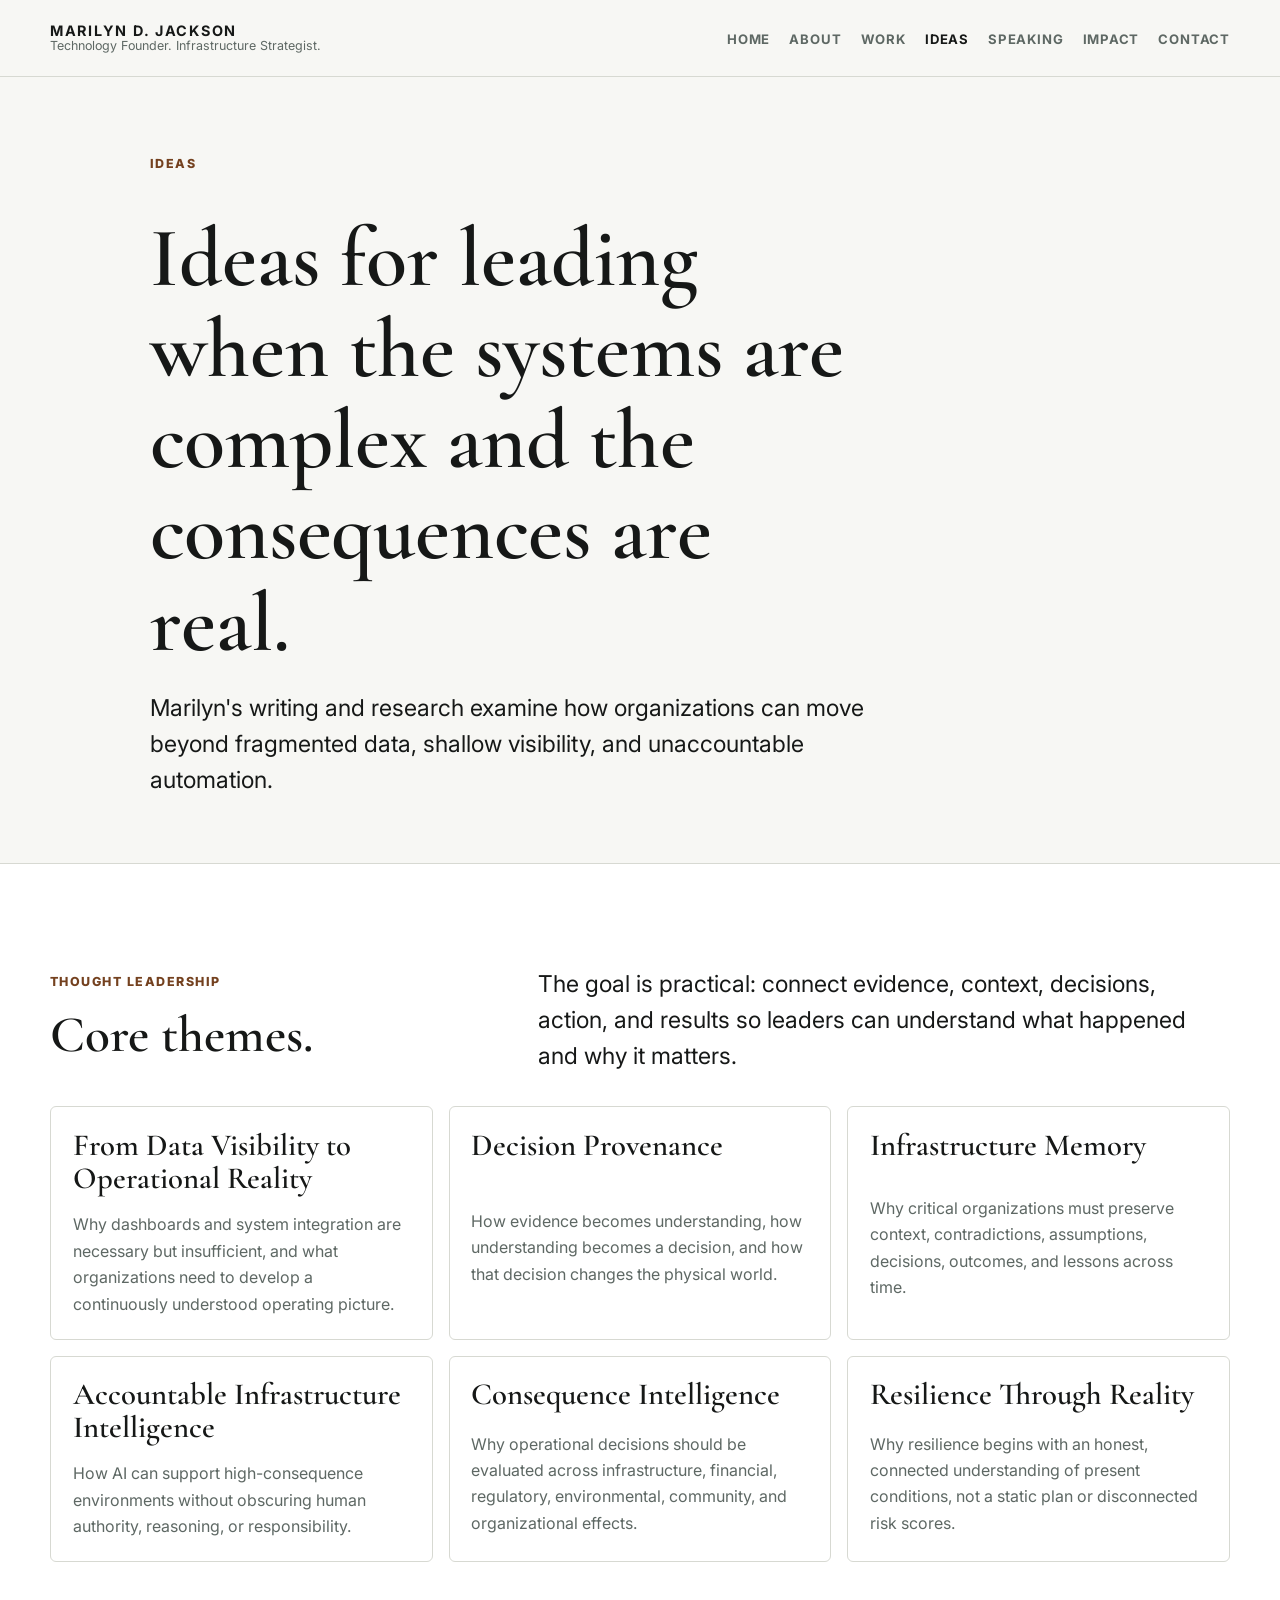
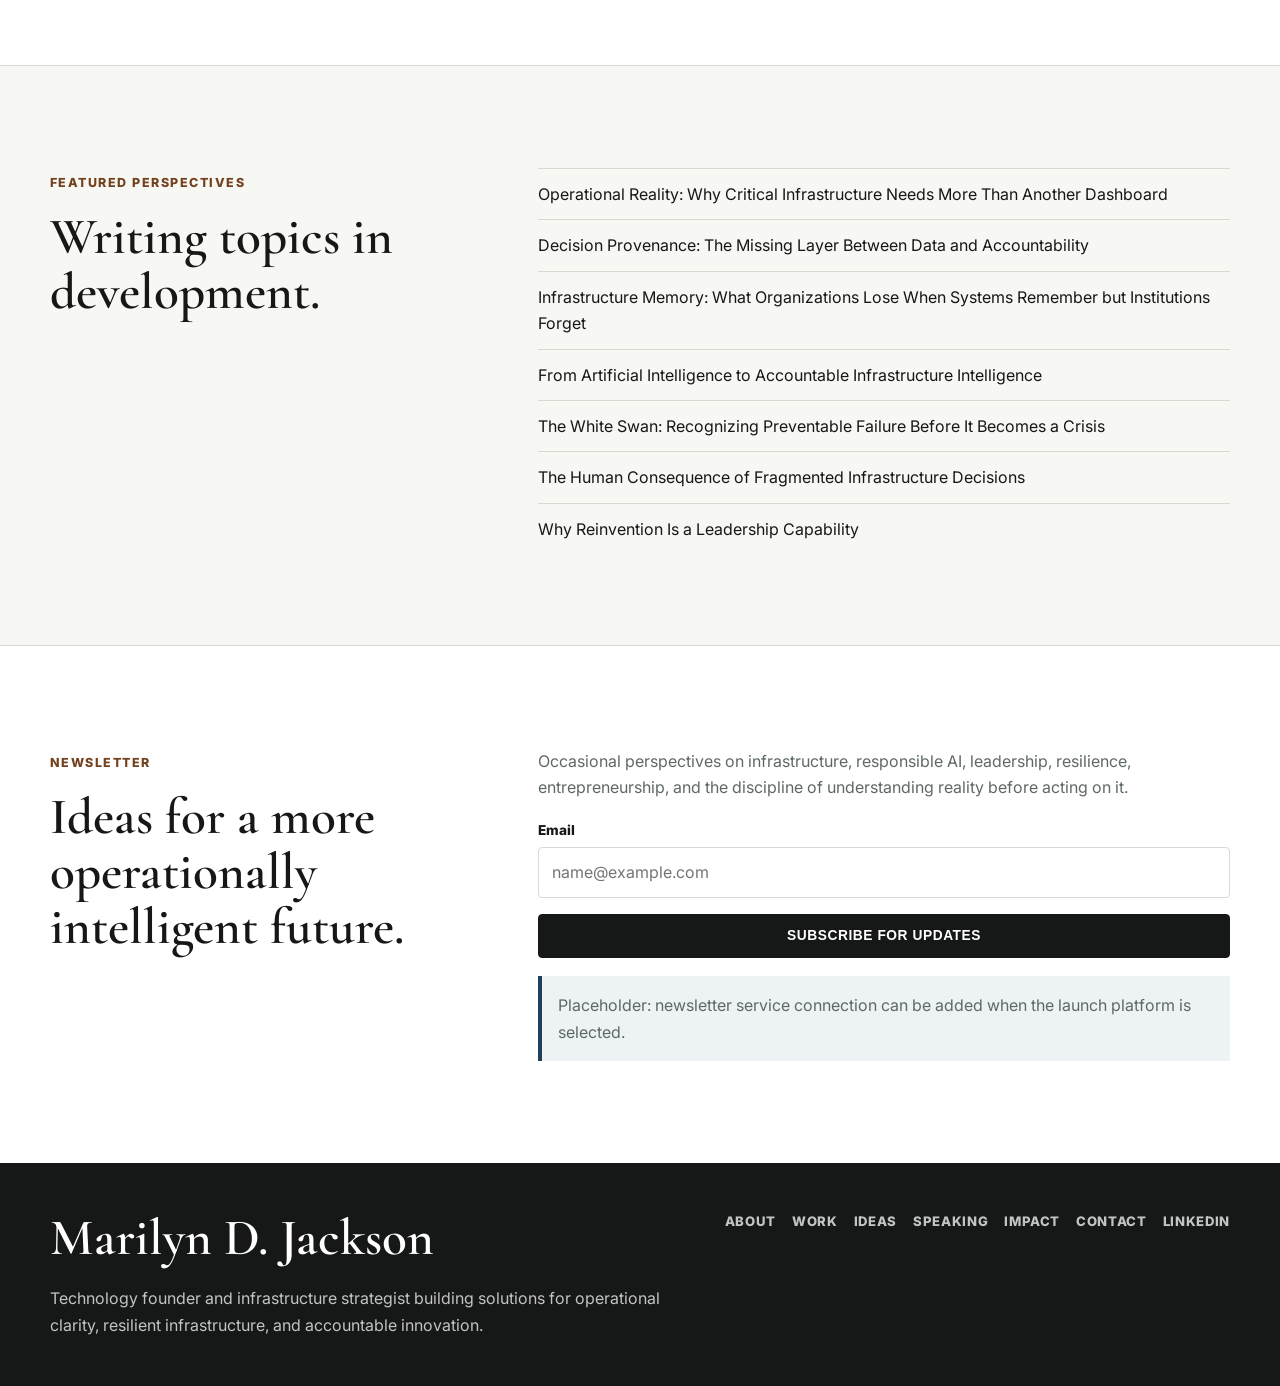
<file: ideas.html>
<!DOCTYPE html>
<html lang="en">
<head>
  <meta charset="UTF-8">
  <meta name="viewport" content="width=device-width, initial-scale=1.0">
  <title>Ideas | Marilyn D. Jackson</title>
  <meta name="description" content="Explore Marilyn D. Jackson's perspectives on Operational Reality, decision provenance, infrastructure memory, accountable AI, and infrastructure resilience.">
  <link rel="preconnect" href="https://fonts.googleapis.com">
  <link rel="preconnect" href="https://fonts.gstatic.com" crossorigin>
  <link href="https://fonts.googleapis.com/css2?family=Cormorant+Garamond:wght@500;600&amp;family=Inter:wght@400;500;700;800&amp;display=swap" rel="stylesheet">
  <link rel="stylesheet" href="assets/site.css">
  <link rel="icon" href="assets/favicon.svg" type="image/svg+xml">
</head>
<body>
  <a class="skip-link" href="#main">Skip to content</a>
  <header class="site-header">
    <div class="container nav">
      <a class="brand" href="index.html"><strong>Marilyn D. Jackson</strong><span>Technology Founder. Infrastructure Strategist.</span></a>
      <button class="menu-button" type="button" aria-expanded="false" aria-controls="site-nav" data-menu-button>Menu</button>
      <nav aria-label="Primary navigation">
        <ul class="nav-links" id="site-nav" data-nav-links>
          <li><a href="index.html">Home</a></li>
          <li><a href="about.html">About</a></li>
          <li><a href="work.html">Work</a></li>
          <li><a aria-current="page" href="ideas.html">Ideas</a></li>
          <li><a href="speaking.html">Speaking</a></li>
          <li><a href="impact.html">Impact</a></li>
          <li><a href="contact.html">Contact</a></li>
        </ul>
      </nav>
    </div>
  </header>
  <main id="main">
    <section class="page-hero">
      <div class="container hero-copy">
        <span class="eyebrow">Ideas</span>
        <h1>Ideas for leading when the systems are complex and the consequences are real.</h1>
        <p class="lede">Marilyn's writing and research examine how organizations can move beyond fragmented data, shallow visibility, and unaccountable automation.</p>
      </div>
    </section>

    <section class="section alt" aria-labelledby="themes-heading">
      <div class="container wide-stack">
        <div class="section-grid">
          <div><span class="eyebrow">Thought Leadership</span><h2 id="themes-heading">Core themes.</h2></div>
          <p class="lede">The goal is practical: connect evidence, context, decisions, action, and results so leaders can understand what happened and why it matters.</p>
        </div>
        <div class="cards">
          <article class="card"><h3>From Data Visibility to Operational Reality</h3><p>Why dashboards and system integration are necessary but insufficient, and what organizations need to develop a continuously understood operating picture.</p></article>
          <article class="card"><h3>Decision Provenance</h3><p>How evidence becomes understanding, how understanding becomes a decision, and how that decision changes the physical world.</p></article>
          <article class="card"><h3>Infrastructure Memory</h3><p>Why critical organizations must preserve context, contradictions, assumptions, decisions, outcomes, and lessons across time.</p></article>
          <article class="card"><h3>Accountable Infrastructure Intelligence</h3><p>How AI can support high-consequence environments without obscuring human authority, reasoning, or responsibility.</p></article>
          <article class="card"><h3>Consequence Intelligence</h3><p>Why operational decisions should be evaluated across infrastructure, financial, regulatory, environmental, community, and organizational effects.</p></article>
          <article class="card"><h3>Resilience Through Reality</h3><p>Why resilience begins with an honest, connected understanding of present conditions, not a static plan or disconnected risk scores.</p></article>
        </div>
      </div>
    </section>

    <section class="section" aria-labelledby="articles-heading">
      <div class="container section-grid">
        <div><span class="eyebrow">Featured Perspectives</span><h2 id="articles-heading">Writing topics in development.</h2></div>
        <ul class="plain-list">
          <li>Operational Reality: Why Critical Infrastructure Needs More Than Another Dashboard</li>
          <li>Decision Provenance: The Missing Layer Between Data and Accountability</li>
          <li>Infrastructure Memory: What Organizations Lose When Systems Remember but Institutions Forget</li>
          <li>From Artificial Intelligence to Accountable Infrastructure Intelligence</li>
          <li>The White Swan: Recognizing Preventable Failure Before It Becomes a Crisis</li>
          <li>The Human Consequence of Fragmented Infrastructure Decisions</li>
          <li>Why Reinvention Is a Leadership Capability</li>
        </ul>
      </div>
    </section>

    <section class="section alt" aria-labelledby="newsletter-heading">
      <div class="container section-grid">
        <div><span class="eyebrow">Newsletter</span><h2 id="newsletter-heading">Ideas for a more operationally intelligent future.</h2></div>
        <div class="stack">
          <p>Occasional perspectives on infrastructure, responsible AI, leadership, resilience, entrepreneurship, and the discipline of understanding reality before acting on it.</p>
          <form class="form" aria-label="Newsletter signup placeholder">
            <div class="field"><label for="newsletter-email">Email</label><input id="newsletter-email" name="email" type="email" placeholder="name@example.com"></div>
            <button class="button" type="button">Subscribe for Updates</button>
          </form>
          <p class="notice">Placeholder: newsletter service connection can be added when the launch platform is selected.</p>
        </div>
      </div>
    </section>
  </main>
  <footer class="site-footer">
    <div class="container footer-grid">
      <div class="stack"><h2>Marilyn D. Jackson</h2><p>Technology founder and infrastructure strategist building solutions for operational clarity, resilient infrastructure, and accountable innovation.</p></div>
      <nav class="footer-links" aria-label="Footer navigation"><a href="about.html">About</a><a href="work.html">Work</a><a href="ideas.html">Ideas</a><a href="speaking.html">Speaking</a><a href="impact.html">Impact</a><a href="contact.html">Contact</a><a href="https://www.linkedin.com/in/marilyndjackson">LinkedIn</a></nav>
    </div>
  </footer>
  <script src="assets/site.js"></script>
</body>
</html>
</file>
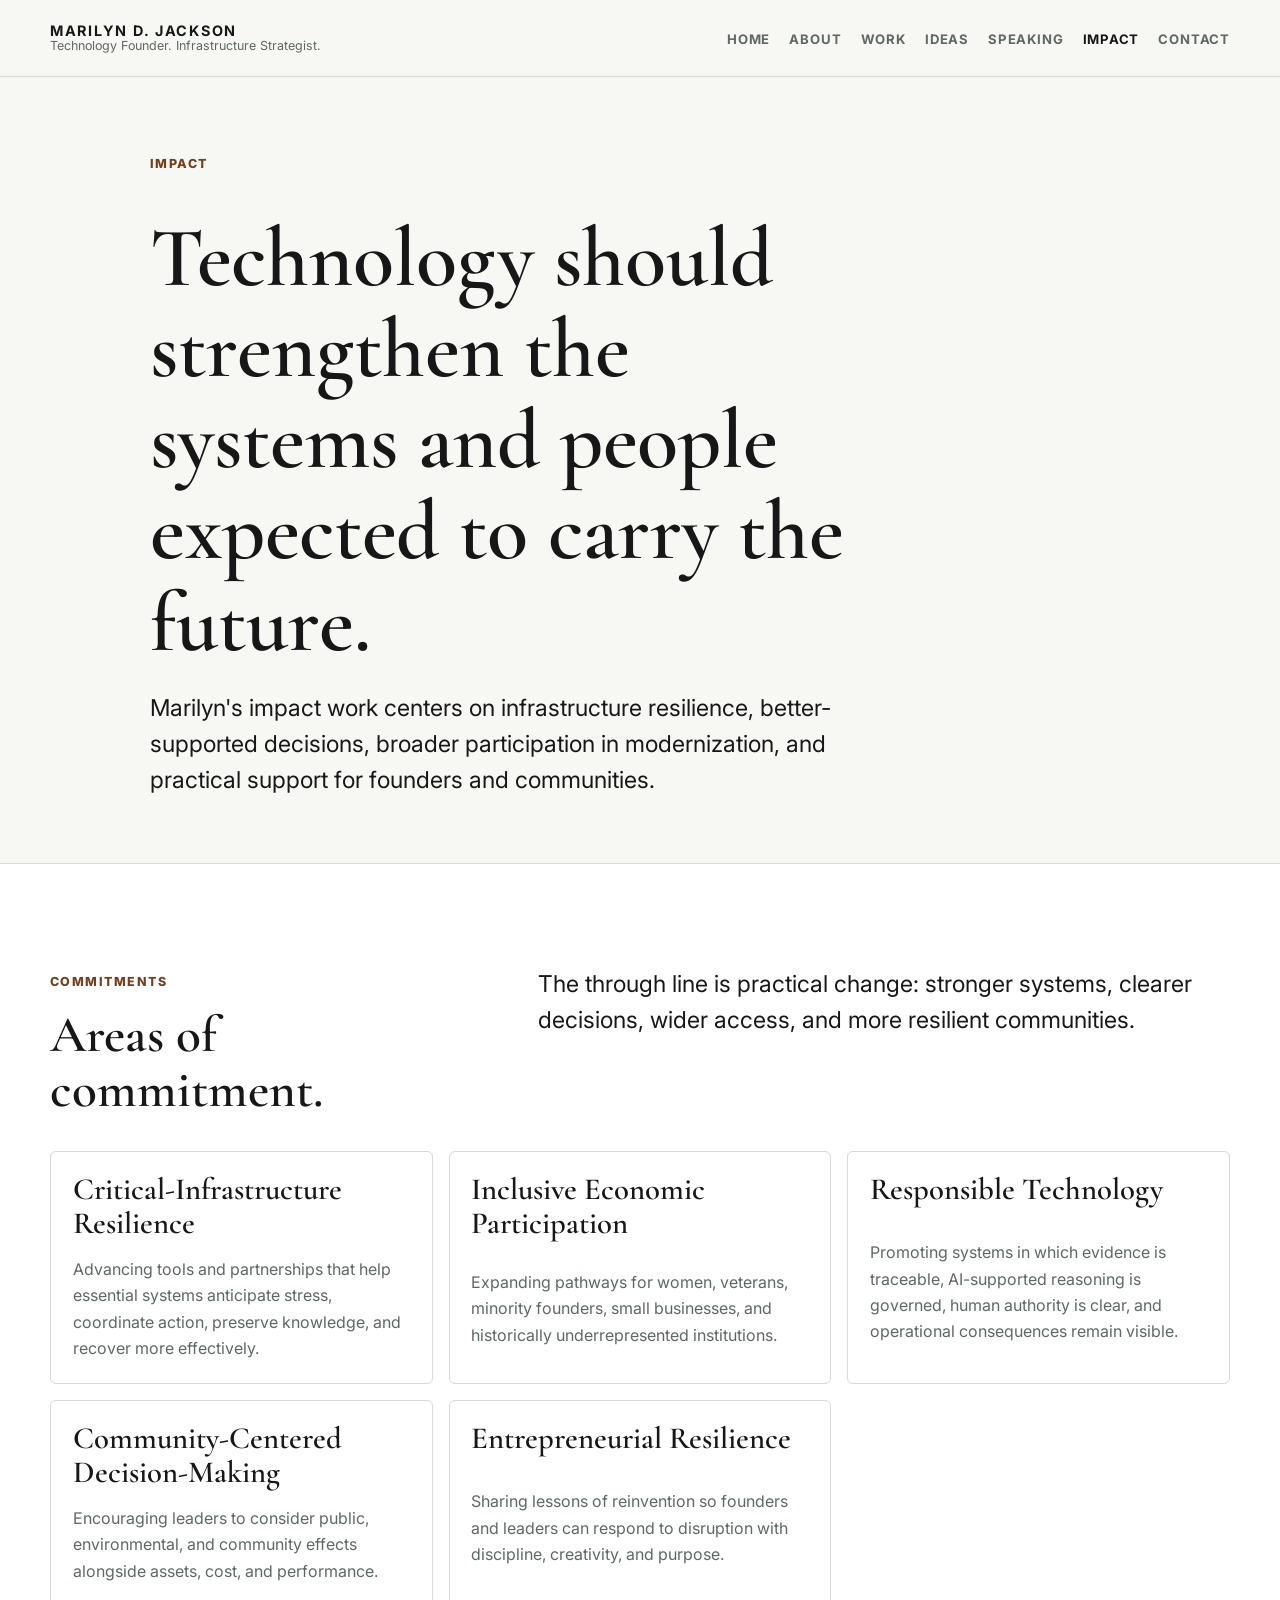
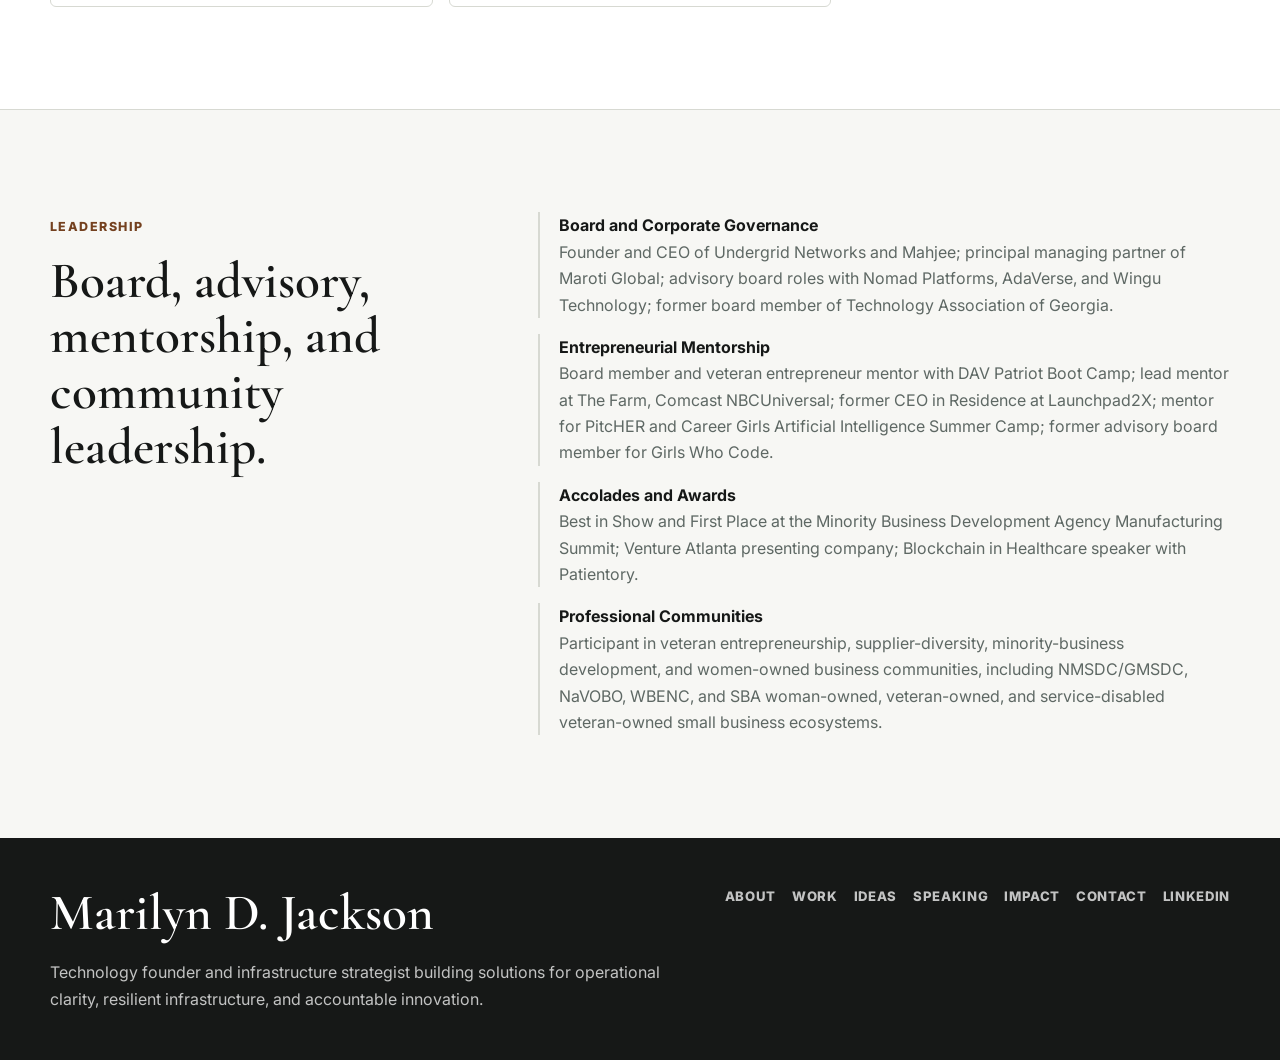
<file: impact.html>
<!DOCTYPE html>
<html lang="en">
<head>
  <meta charset="UTF-8">
  <meta name="viewport" content="width=device-width, initial-scale=1.0">
  <title>Impact | Marilyn D. Jackson</title>
  <meta name="description" content="Explore Marilyn D. Jackson's work in infrastructure resilience, responsible technology, veteran and women founder ecosystems, mentorship, and community leadership.">
  <link rel="preconnect" href="https://fonts.googleapis.com">
  <link rel="preconnect" href="https://fonts.gstatic.com" crossorigin>
  <link href="https://fonts.googleapis.com/css2?family=Cormorant+Garamond:wght@500;600&amp;family=Inter:wght@400;500;700;800&amp;display=swap" rel="stylesheet">
  <link rel="stylesheet" href="assets/site.css">
  <link rel="icon" href="assets/favicon.svg" type="image/svg+xml">
</head>
<body>
  <a class="skip-link" href="#main">Skip to content</a>
  <header class="site-header">
    <div class="container nav">
      <a class="brand" href="index.html"><strong>Marilyn D. Jackson</strong><span>Technology Founder. Infrastructure Strategist.</span></a>
      <button class="menu-button" type="button" aria-expanded="false" aria-controls="site-nav" data-menu-button>Menu</button>
      <nav aria-label="Primary navigation">
        <ul class="nav-links" id="site-nav" data-nav-links>
          <li><a href="index.html">Home</a></li>
          <li><a href="about.html">About</a></li>
          <li><a href="work.html">Work</a></li>
          <li><a href="ideas.html">Ideas</a></li>
          <li><a href="speaking.html">Speaking</a></li>
          <li><a aria-current="page" href="impact.html">Impact</a></li>
          <li><a href="contact.html">Contact</a></li>
        </ul>
      </nav>
    </div>
  </header>
  <main id="main">
    <section class="page-hero">
      <div class="container hero-copy">
        <span class="eyebrow">Impact</span>
        <h1>Technology should strengthen the systems and people expected to carry the future.</h1>
        <p class="lede">Marilyn's impact work centers on infrastructure resilience, better-supported decisions, broader participation in modernization, and practical support for founders and communities.</p>
      </div>
    </section>

    <section class="section alt" aria-labelledby="commitments-heading">
      <div class="container wide-stack">
        <div class="section-grid">
          <div><span class="eyebrow">Commitments</span><h2 id="commitments-heading">Areas of commitment.</h2></div>
          <p class="lede">The through line is practical change: stronger systems, clearer decisions, wider access, and more resilient communities.</p>
        </div>
        <div class="cards">
          <article class="card"><h3>Critical-Infrastructure Resilience</h3><p>Advancing tools and partnerships that help essential systems anticipate stress, coordinate action, preserve knowledge, and recover more effectively.</p></article>
          <article class="card"><h3>Inclusive Economic Participation</h3><p>Expanding pathways for women, veterans, minority founders, small businesses, and historically underrepresented institutions.</p></article>
          <article class="card"><h3>Responsible Technology</h3><p>Promoting systems in which evidence is traceable, AI-supported reasoning is governed, human authority is clear, and operational consequences remain visible.</p></article>
          <article class="card"><h3>Community-Centered Decision-Making</h3><p>Encouraging leaders to consider public, environmental, and community effects alongside assets, cost, and performance.</p></article>
          <article class="card"><h3>Entrepreneurial Resilience</h3><p>Sharing lessons of reinvention so founders and leaders can respond to disruption with discipline, creativity, and purpose.</p></article>
        </div>
      </div>
    </section>

    <section class="section" aria-labelledby="leadership-heading">
      <div class="container section-grid">
        <div><span class="eyebrow">Leadership</span><h2 id="leadership-heading">Board, advisory, mentorship, and community leadership.</h2></div>
        <div class="timeline">
          <div class="timeline-item"><strong>Board and Corporate Governance</strong><p>Founder and CEO of Undergrid Networks and Mahjee; principal managing partner of Maroti Global; advisory board roles with Nomad Platforms, AdaVerse, and Wingu Technology; former board member of Technology Association of Georgia.</p></div>
          <div class="timeline-item"><strong>Entrepreneurial Mentorship</strong><p>Board member and veteran entrepreneur mentor with DAV Patriot Boot Camp; lead mentor at The Farm, Comcast NBCUniversal; former CEO in Residence at Launchpad2X; mentor for PitcHER and Career Girls Artificial Intelligence Summer Camp; former advisory board member for Girls Who Code.</p></div>
          <div class="timeline-item"><strong>Accolades and Awards</strong><p>Best in Show and First Place at the Minority Business Development Agency Manufacturing Summit; Venture Atlanta presenting company; Blockchain in Healthcare speaker with Patientory.</p></div>
          <div class="timeline-item"><strong>Professional Communities</strong><p>Participant in veteran entrepreneurship, supplier-diversity, minority-business development, and women-owned business communities, including NMSDC/GMSDC, NaVOBO, WBENC, and SBA woman-owned, veteran-owned, and service-disabled veteran-owned small business ecosystems.</p></div>
        </div>
      </div>
    </section>
  </main>
  <footer class="site-footer">
    <div class="container footer-grid">
      <div class="stack"><h2>Marilyn D. Jackson</h2><p>Technology founder and infrastructure strategist building solutions for operational clarity, resilient infrastructure, and accountable innovation.</p></div>
      <nav class="footer-links" aria-label="Footer navigation"><a href="about.html">About</a><a href="work.html">Work</a><a href="ideas.html">Ideas</a><a href="speaking.html">Speaking</a><a href="impact.html">Impact</a><a href="contact.html">Contact</a><a href="https://www.linkedin.com/in/marilyndjackson">LinkedIn</a></nav>
    </div>
  </footer>
  <script src="assets/site.js"></script>
</body>
</html>
</file>
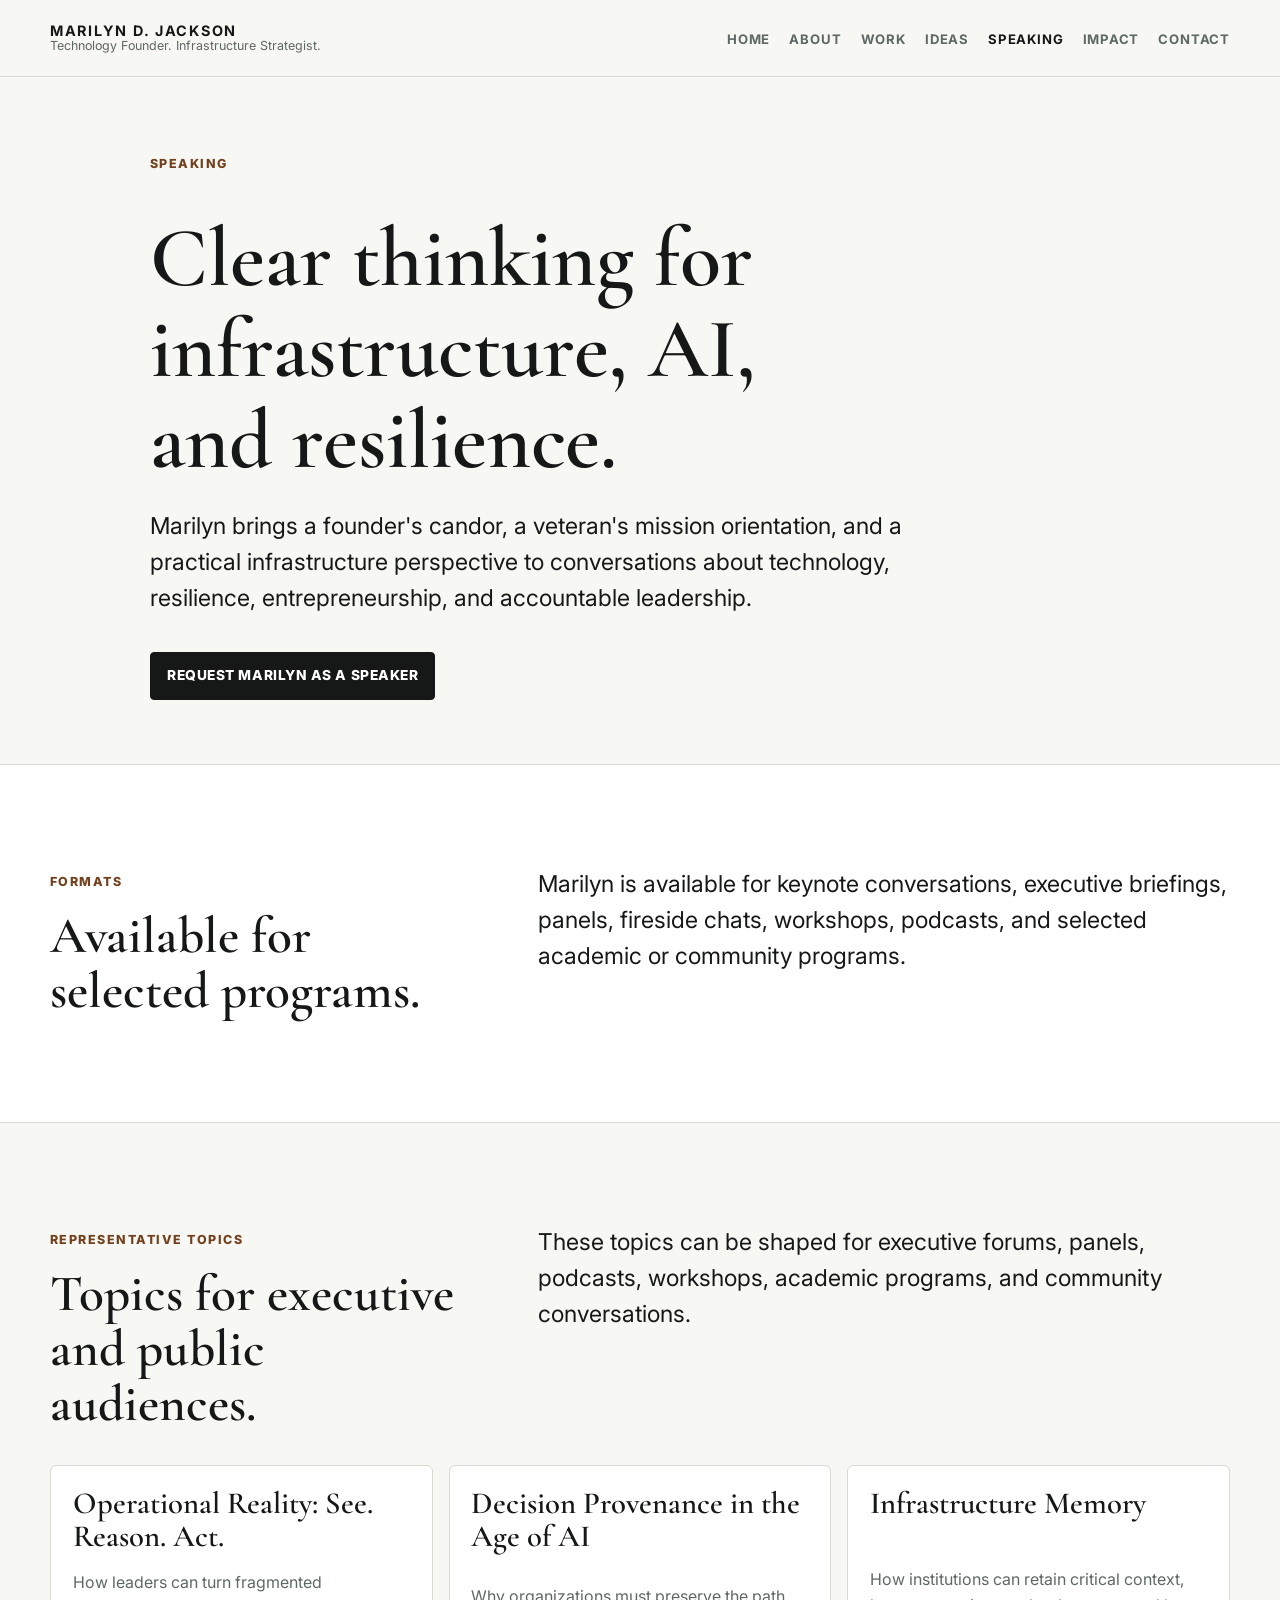
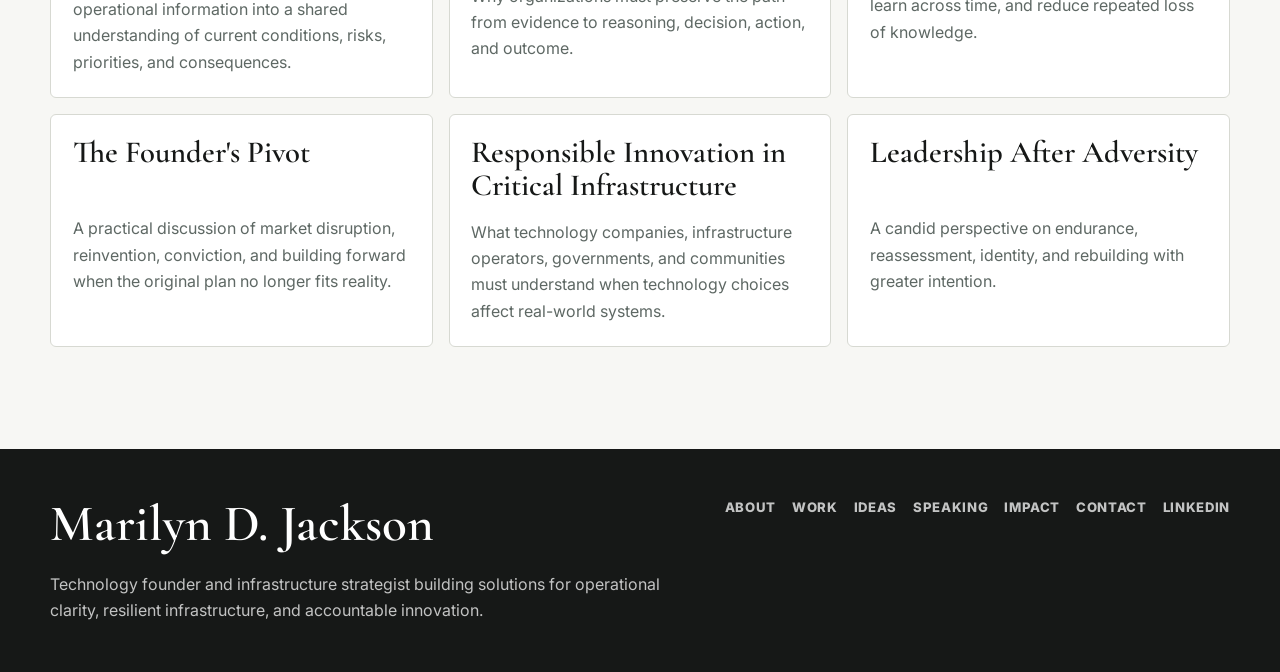
<file: speaking.html>
<!DOCTYPE html>
<html lang="en">
<head>
  <meta charset="UTF-8">
  <meta name="viewport" content="width=device-width, initial-scale=1.0">
  <title>Speaking | Marilyn D. Jackson</title>
  <meta name="description" content="Invite Marilyn D. Jackson for executive briefings, panels, keynotes, podcasts, and conversations on infrastructure intelligence, AI governance, resilience, and leadership.">
  <link rel="preconnect" href="https://fonts.googleapis.com">
  <link rel="preconnect" href="https://fonts.gstatic.com" crossorigin>
  <link href="https://fonts.googleapis.com/css2?family=Cormorant+Garamond:wght@500;600&amp;family=Inter:wght@400;500;700;800&amp;display=swap" rel="stylesheet">
  <link rel="stylesheet" href="assets/site.css">
  <link rel="icon" href="assets/favicon.svg" type="image/svg+xml">
</head>
<body>
  <a class="skip-link" href="#main">Skip to content</a>
  <header class="site-header">
    <div class="container nav">
      <a class="brand" href="index.html"><strong>Marilyn D. Jackson</strong><span>Technology Founder. Infrastructure Strategist.</span></a>
      <button class="menu-button" type="button" aria-expanded="false" aria-controls="site-nav" data-menu-button>Menu</button>
      <nav aria-label="Primary navigation">
        <ul class="nav-links" id="site-nav" data-nav-links>
          <li><a href="index.html">Home</a></li>
          <li><a href="about.html">About</a></li>
          <li><a href="work.html">Work</a></li>
          <li><a href="ideas.html">Ideas</a></li>
          <li><a aria-current="page" href="speaking.html">Speaking</a></li>
          <li><a href="impact.html">Impact</a></li>
          <li><a href="contact.html">Contact</a></li>
        </ul>
      </nav>
    </div>
  </header>
  <main id="main">
    <section class="page-hero">
      <div class="container hero-copy">
        <span class="eyebrow">Speaking</span>
        <h1>Clear thinking for infrastructure, AI, and resilience.</h1>
        <p class="lede">Marilyn brings a founder's candor, a veteran's mission orientation, and a practical infrastructure perspective to conversations about technology, resilience, entrepreneurship, and accountable leadership.</p>
        <div class="cta-row"><a class="button" href="contact.html">Request Marilyn as a Speaker</a></div>
      </div>
    </section>

    <section class="section alt" aria-labelledby="formats-heading">
      <div class="container section-grid">
        <div><span class="eyebrow">Formats</span><h2 id="formats-heading">Available for selected programs.</h2></div>
        <p class="lede">Marilyn is available for keynote conversations, executive briefings, panels, fireside chats, workshops, podcasts, and selected academic or community programs.</p>
      </div>
    </section>

    <section class="section" aria-labelledby="topics-heading">
      <div class="container wide-stack">
        <div class="section-grid">
        <div><span class="eyebrow">Representative Topics</span><h2 id="topics-heading">Topics for executive and public audiences.</h2></div>
          <p class="lede">These topics can be shaped for executive forums, panels, podcasts, workshops, academic programs, and community conversations.</p>
        </div>
        <div class="cards">
          <article class="card"><h3>Operational Reality: See. Reason. Act.</h3><p>How leaders can turn fragmented operational information into a shared understanding of current conditions, risks, priorities, and consequences.</p></article>
          <article class="card"><h3>Decision Provenance in the Age of AI</h3><p>Why organizations must preserve the path from evidence to reasoning, decision, action, and outcome.</p></article>
          <article class="card"><h3>Infrastructure Memory</h3><p>How institutions can retain critical context, learn across time, and reduce repeated loss of knowledge.</p></article>
          <article class="card"><h3>The Founder's Pivot</h3><p>A practical discussion of market disruption, reinvention, conviction, and building forward when the original plan no longer fits reality.</p></article>
          <article class="card"><h3>Responsible Innovation in Critical Infrastructure</h3><p>What technology companies, infrastructure operators, governments, and communities must understand when technology choices affect real-world systems.</p></article>
          <article class="card"><h3>Leadership After Adversity</h3><p>A candid perspective on endurance, reassessment, identity, and rebuilding with greater intention.</p></article>
        </div>
      </div>
    </section>
  </main>
  <footer class="site-footer">
    <div class="container footer-grid">
      <div class="stack"><h2>Marilyn D. Jackson</h2><p>Technology founder and infrastructure strategist building solutions for operational clarity, resilient infrastructure, and accountable innovation.</p></div>
      <nav class="footer-links" aria-label="Footer navigation"><a href="about.html">About</a><a href="work.html">Work</a><a href="ideas.html">Ideas</a><a href="speaking.html">Speaking</a><a href="impact.html">Impact</a><a href="contact.html">Contact</a><a href="https://www.linkedin.com/in/marilyndjackson">LinkedIn</a></nav>
    </div>
  </footer>
  <script src="assets/site.js"></script>
</body>
</html>
</file>
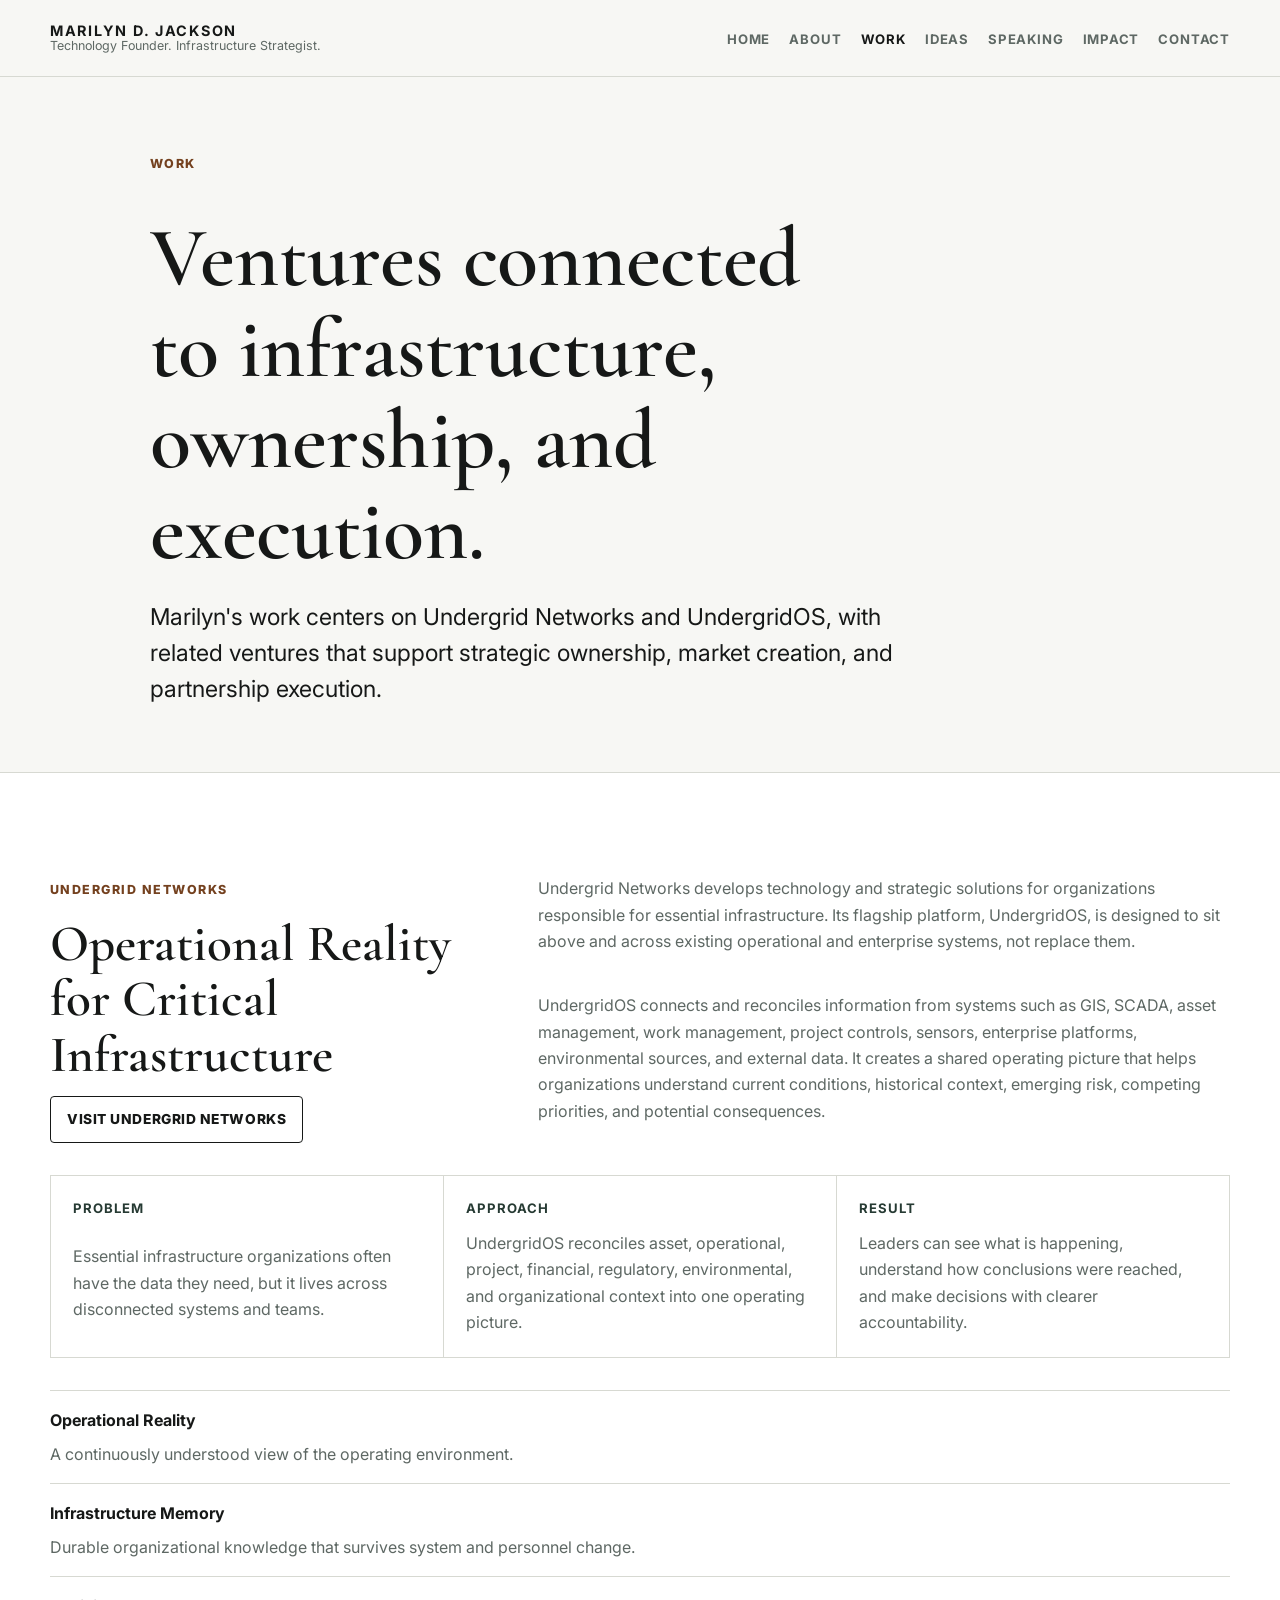
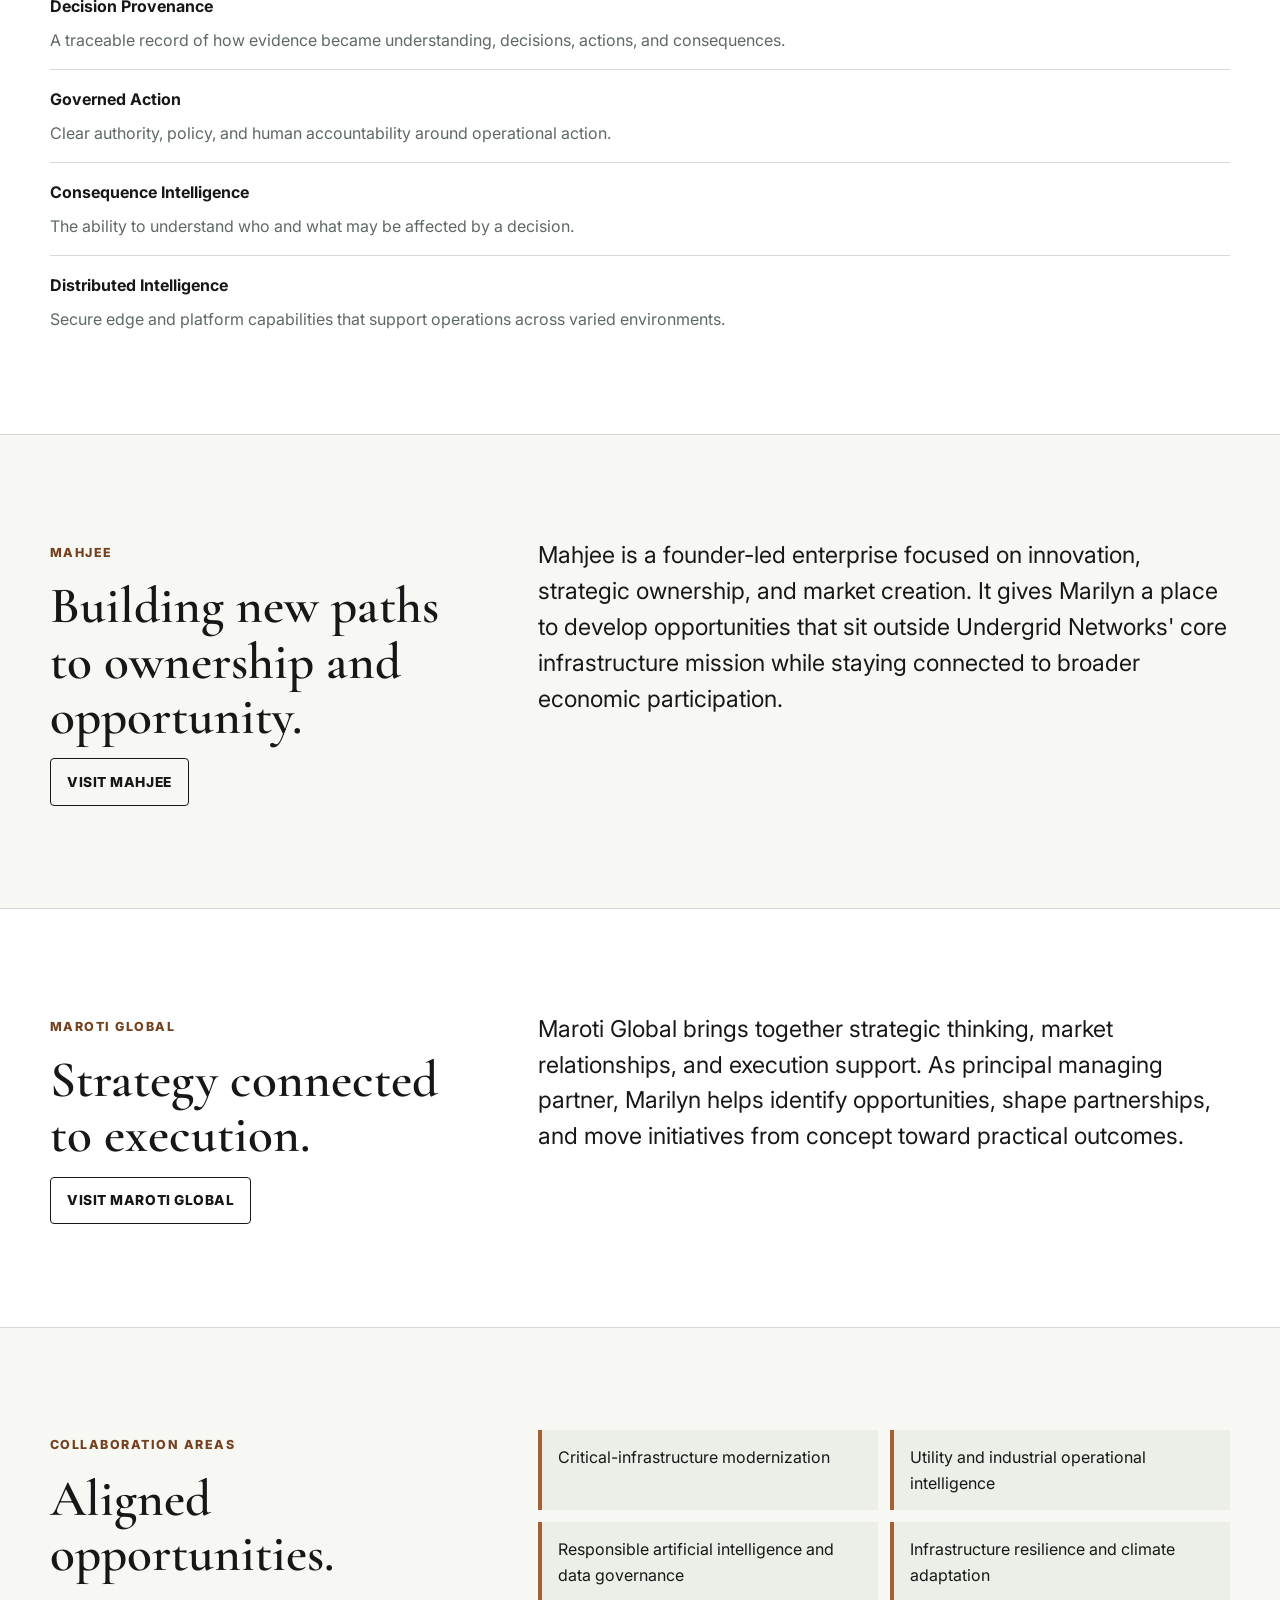
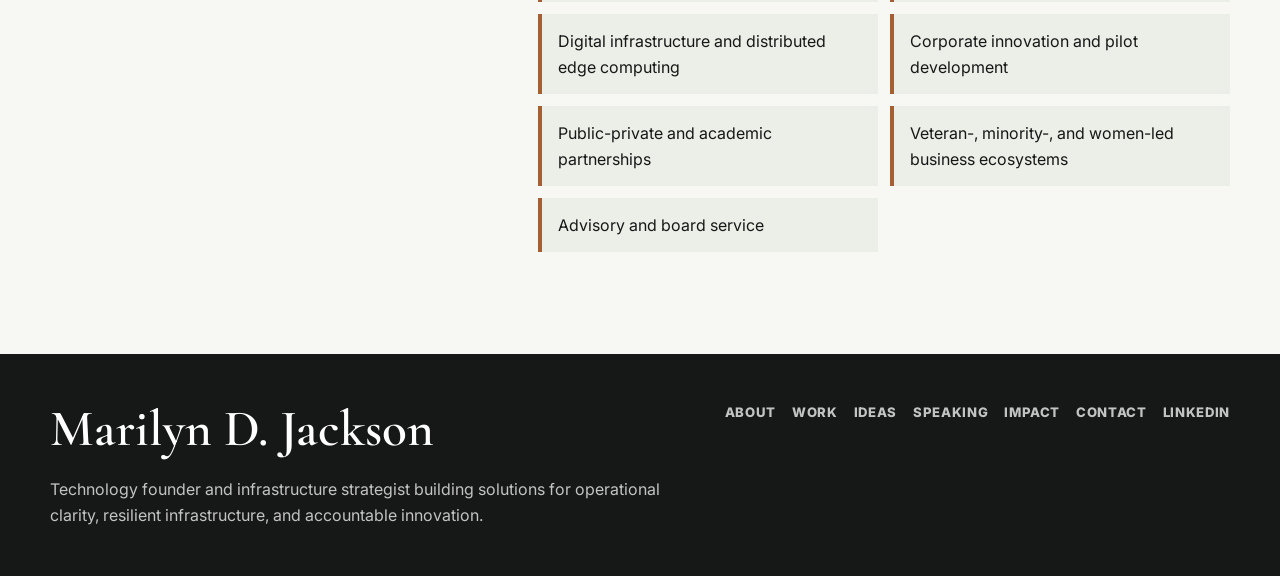
<file: work.html>
<!DOCTYPE html>
<html lang="en">
<head>
  <meta charset="UTF-8">
  <meta name="viewport" content="width=device-width, initial-scale=1.0">
  <title>Work | Marilyn D. Jackson</title>
  <meta name="description" content="Explore Marilyn D. Jackson's work through Undergrid Networks and UndergridOS, plus ventures and partnerships connected to infrastructure, ownership, and execution.">
  <link rel="preconnect" href="https://fonts.googleapis.com">
  <link rel="preconnect" href="https://fonts.gstatic.com" crossorigin>
  <link href="https://fonts.googleapis.com/css2?family=Cormorant+Garamond:wght@500;600&amp;family=Inter:wght@400;500;700;800&amp;display=swap" rel="stylesheet">
  <link rel="stylesheet" href="assets/site.css">
  <link rel="icon" href="assets/favicon.svg" type="image/svg+xml">
</head>
<body>
  <a class="skip-link" href="#main">Skip to content</a>
  <header class="site-header">
    <div class="container nav">
      <a class="brand" href="index.html"><strong>Marilyn D. Jackson</strong><span>Technology Founder. Infrastructure Strategist.</span></a>
      <button class="menu-button" type="button" aria-expanded="false" aria-controls="site-nav" data-menu-button>Menu</button>
      <nav aria-label="Primary navigation">
        <ul class="nav-links" id="site-nav" data-nav-links>
          <li><a href="index.html">Home</a></li>
          <li><a href="about.html">About</a></li>
          <li><a aria-current="page" href="work.html">Work</a></li>
          <li><a href="ideas.html">Ideas</a></li>
          <li><a href="speaking.html">Speaking</a></li>
          <li><a href="impact.html">Impact</a></li>
          <li><a href="contact.html">Contact</a></li>
        </ul>
      </nav>
    </div>
  </header>
  <main id="main">
    <section class="page-hero">
      <div class="container hero-copy">
        <span class="eyebrow">Work</span>
        <h1>Ventures connected to infrastructure, ownership, and execution.</h1>
        <p class="lede">Marilyn's work centers on Undergrid Networks and UndergridOS, with related ventures that support strategic ownership, market creation, and partnership execution.</p>
      </div>
    </section>

    <section class="section alt" id="undergrid" aria-labelledby="undergrid-heading">
      <div class="container wide-stack">
        <div class="section-grid">
          <div>
            <span class="eyebrow">Undergrid Networks</span>
            <h2 id="undergrid-heading">Operational Reality for Critical Infrastructure</h2>
            <div class="cta-row"><a class="button secondary" href="#">Visit Undergrid Networks</a></div>
          </div>
          <div class="stack">
            <p>Undergrid Networks develops technology and strategic solutions for organizations responsible for essential infrastructure. Its flagship platform, UndergridOS, is designed to sit above and across existing operational and enterprise systems, not replace them.</p>
            <p>UndergridOS connects and reconciles information from systems such as GIS, SCADA, asset management, work management, project controls, sensors, enterprise platforms, environmental sources, and external data. It creates a shared operating picture that helps organizations understand current conditions, historical context, emerging risk, competing priorities, and potential consequences.</p>
          </div>
        </div>
        <div class="outcome-grid">
          <div class="outcome"><strong>Problem</strong><p>Essential infrastructure organizations often have the data they need, but it lives across disconnected systems and teams.</p></div>
          <div class="outcome"><strong>Approach</strong><p>UndergridOS reconciles asset, operational, project, financial, regulatory, environmental, and organizational context into one operating picture.</p></div>
          <div class="outcome"><strong>Result</strong><p>Leaders can see what is happening, understand how conclusions were reached, and make decisions with clearer accountability.</p></div>
        </div>
        <div class="feature-list">
          <div class="feature"><strong>Operational Reality</strong><p>A continuously understood view of the operating environment.</p></div>
          <div class="feature"><strong>Infrastructure Memory</strong><p>Durable organizational knowledge that survives system and personnel change.</p></div>
          <div class="feature"><strong>Decision Provenance</strong><p>A traceable record of how evidence became understanding, decisions, actions, and consequences.</p></div>
          <div class="feature"><strong>Governed Action</strong><p>Clear authority, policy, and human accountability around operational action.</p></div>
          <div class="feature"><strong>Consequence Intelligence</strong><p>The ability to understand who and what may be affected by a decision.</p></div>
          <div class="feature"><strong>Distributed Intelligence</strong><p>Secure edge and platform capabilities that support operations across varied environments.</p></div>
        </div>
      </div>
    </section>

    <section class="section" id="mahjee" aria-labelledby="mahjee-heading">
      <div class="container section-grid">
        <div>
          <span class="eyebrow">Mahjee</span>
          <h2 id="mahjee-heading">Building new paths to ownership and opportunity.</h2>
          <div class="cta-row"><a class="button secondary" href="#">Visit Mahjee</a></div>
        </div>
        <p class="lede">Mahjee is a founder-led enterprise focused on innovation, strategic ownership, and market creation. It gives Marilyn a place to develop opportunities that sit outside Undergrid Networks' core infrastructure mission while staying connected to broader economic participation.</p>
      </div>
    </section>

    <section class="section alt" id="maroti" aria-labelledby="maroti-heading">
      <div class="container section-grid">
        <div>
          <span class="eyebrow">Maroti Global</span>
          <h2 id="maroti-heading">Strategy connected to execution.</h2>
          <div class="cta-row"><a class="button secondary" href="#">Visit Maroti Global</a></div>
        </div>
        <p class="lede">Maroti Global brings together strategic thinking, market relationships, and execution support. As principal managing partner, Marilyn helps identify opportunities, shape partnerships, and move initiatives from concept toward practical outcomes.</p>
      </div>
    </section>

    <section class="section" aria-labelledby="collab-heading">
      <div class="container section-grid">
        <div><span class="eyebrow">Collaboration Areas</span><h2 id="collab-heading">Aligned opportunities.</h2></div>
        <ul class="split-list">
          <li>Critical-infrastructure modernization</li>
          <li>Utility and industrial operational intelligence</li>
          <li>Responsible artificial intelligence and data governance</li>
          <li>Infrastructure resilience and climate adaptation</li>
          <li>Digital infrastructure and distributed edge computing</li>
          <li>Corporate innovation and pilot development</li>
          <li>Public-private and academic partnerships</li>
          <li>Veteran-, minority-, and women-led business ecosystems</li>
          <li>Advisory and board service</li>
        </ul>
      </div>
    </section>
  </main>
  <footer class="site-footer">
    <div class="container footer-grid">
      <div class="stack"><h2>Marilyn D. Jackson</h2><p>Technology founder and infrastructure strategist building solutions for operational clarity, resilient infrastructure, and accountable innovation.</p></div>
      <nav class="footer-links" aria-label="Footer navigation"><a href="about.html">About</a><a href="work.html">Work</a><a href="ideas.html">Ideas</a><a href="speaking.html">Speaking</a><a href="impact.html">Impact</a><a href="contact.html">Contact</a><a href="https://www.linkedin.com/in/marilyndjackson">LinkedIn</a></nav>
    </div>
  </footer>
  <script src="assets/site.js"></script>
</body>
</html>
</file>
<file: assets/site.css>
:root {
  --bg: #f7f7f4;
  --surface: #ffffff;
  --ink: #161817;
  --muted: #5e6864;
  --line: #d7d9d2;
  --green: #263a33;
  --blue: #1f3f5b;
  --copper: #a46032;
  --copper-dark: #74411f;
  --soft: #eceee8;
  --max: 1180px;
  --font-sans: Inter, ui-sans-serif, system-ui, -apple-system, BlinkMacSystemFont, "Segoe UI", sans-serif;
  --font-serif: "Cormorant Garamond", Georgia, serif;
}

* { box-sizing: border-box; }

html {
  color: var(--ink);
  background: var(--bg);
  font-family: var(--font-sans);
  scroll-behavior: smooth;
}

body {
  margin: 0;
  line-height: 1.65;
}

body.menu-open { overflow: hidden; }
img, svg { display: block; max-width: 100%; }

a {
  color: inherit;
  text-decoration-color: rgba(164, 96, 50, 0.45);
  text-underline-offset: 0.22em;
}

a:hover {
  color: var(--copper-dark);
  text-decoration-color: currentColor;
}

:focus-visible {
  outline: 3px solid rgba(31, 63, 91, 0.45);
  outline-offset: 3px;
}

.skip-link {
  position: fixed;
  top: 0.75rem;
  left: 0.75rem;
  z-index: 1000;
  transform: translateY(-150%);
  padding: 0.6rem 0.8rem;
  background: var(--ink);
  color: #fff;
}

.skip-link:focus { transform: translateY(0); }

.site-header {
  position: sticky;
  top: 0;
  z-index: 50;
  background: rgba(247, 247, 244, 0.94);
  border-bottom: 1px solid var(--line);
  backdrop-filter: blur(16px);
}

.container {
  width: min(var(--max), calc(100% - 2rem));
  margin-inline: auto;
}

.nav {
  display: flex;
  min-height: 76px;
  align-items: center;
  justify-content: space-between;
  gap: 1.5rem;
}

.brand {
  display: inline-flex;
  flex-direction: column;
  line-height: 1.15;
  text-decoration: none;
}

.brand strong {
  font-size: 0.9rem;
  letter-spacing: 0.12em;
  text-transform: uppercase;
}

.brand span {
  color: var(--muted);
  font-size: 0.78rem;
}

.nav-links {
  display: flex;
  align-items: center;
  gap: 1.2rem;
  list-style: none;
  margin: 0;
  padding: 0;
}

.nav-links a {
  color: var(--muted);
  font-size: 0.82rem;
  font-weight: 700;
  letter-spacing: 0.06em;
  text-decoration: none;
  text-transform: uppercase;
}

.nav-links a[aria-current="page"],
.nav-links a:hover { color: var(--ink); }

.menu-button {
  display: none;
  border: 1px solid var(--line);
  border-radius: 4px;
  background: var(--surface);
  color: var(--ink);
  cursor: pointer;
  font: inherit;
  font-weight: 700;
  padding: 0.55rem 0.7rem;
}

.hero {
  padding: clamp(4.5rem, 9vw, 8rem) 0 clamp(3rem, 7vw, 6rem);
}

.page-hero {
  padding: clamp(3.5rem, 6vw, 5.5rem) 0 clamp(2.5rem, 5vw, 4.25rem);
}

.hero-grid {
  display: grid;
  grid-template-columns: minmax(0, 1.35fr) minmax(280px, 0.65fr);
  gap: clamp(2rem, 5vw, 5rem);
  align-items: end;
}

.eyebrow {
  display: inline-flex;
  color: var(--copper-dark);
  font-size: 0.78rem;
  font-weight: 800;
  letter-spacing: 0.12em;
  margin-bottom: 1rem;
  text-transform: uppercase;
}

h1, h2, h3 {
  font-family: var(--font-serif);
  font-weight: 600;
  line-height: 1.08;
  margin: 0;
}

h1 {
  font-size: clamp(3rem, 8vw, 6.8rem);
  max-width: 11ch;
}

.page-hero h1 {
  font-size: clamp(3.15rem, 6.6vw, 5.6rem);
  max-width: 18ch;
}

.page-hero .hero-copy {
  max-width: 980px;
}

.page-hero .lede {
  max-width: 760px;
}

.page-hero .hero-grid {
  grid-template-columns: minmax(0, 1fr) minmax(260px, 380px);
  align-items: center;
}
h2 { font-size: clamp(2rem, 4vw, 3.4rem); }
h3 { font-size: clamp(1.35rem, 2.4vw, 2rem); }

p {
  color: var(--muted);
  margin: 0;
}

.lede {
  color: var(--ink);
  font-size: clamp(1.15rem, 2vw, 1.45rem);
  line-height: 1.55;
}

.hero-copy {
  display: grid;
  gap: 1.4rem;
  max-width: 680px;
}

.hero-card {
  background: var(--green);
  color: #fff;
  padding: clamp(1.3rem, 3vw, 2rem);
}

.hero-card p,
.hero-card .eyebrow { color: rgba(255, 255, 255, 0.78); }

.hero-card strong {
  color: #fff;
  display: block;
  font-family: var(--font-serif);
  font-size: 2rem;
  line-height: 1.15;
  margin-bottom: 0.8rem;
}

.cta-row {
  display: flex;
  flex-wrap: wrap;
  gap: 0.85rem;
  margin-top: 0.8rem;
}

.button {
  align-items: center;
  background: var(--ink);
  border: 1px solid var(--ink);
  border-radius: 4px;
  color: #fff;
  display: inline-flex;
  font-size: 0.86rem;
  font-weight: 800;
  justify-content: center;
  letter-spacing: 0.04em;
  min-height: 44px;
  padding: 0.72rem 1rem;
  text-decoration: none;
  text-transform: uppercase;
}

.button.secondary {
  background: transparent;
  color: var(--ink);
}

.button:hover {
  background: var(--copper-dark);
  border-color: var(--copper-dark);
  color: #fff;
}

.section {
  padding: clamp(3.5rem, 8vw, 7rem) 0;
  border-top: 1px solid var(--line);
}

.section.alt { background: var(--surface); }

.section-grid {
  display: grid;
  grid-template-columns: minmax(220px, 0.38fr) minmax(0, 0.62fr);
  gap: clamp(2rem, 5vw, 5rem);
}

.stack { display: grid; gap: 1.15rem; }
.wide-stack { display: grid; gap: 2rem; }

.stats {
  display: grid;
  grid-template-columns: repeat(4, minmax(0, 1fr));
  gap: 1px;
  background: var(--line);
  border: 1px solid var(--line);
}

.stat {
  background: var(--surface);
  min-height: 132px;
  padding: 1.2rem;
}

.stat strong {
  color: var(--blue);
  display: block;
  font-family: var(--font-serif);
  font-size: 2.35rem;
  line-height: 1;
}

.stat span {
  color: var(--muted);
  display: block;
  font-size: 0.88rem;
  margin-top: 0.55rem;
}

.cards {
  display: grid;
  grid-template-columns: repeat(3, minmax(0, 1fr));
  gap: 1rem;
}

.card {
  background: var(--surface);
  border: 1px solid var(--line);
  border-radius: 6px;
  display: grid;
  gap: 1rem;
  padding: 1.35rem;
}

.card .label {
  color: var(--copper-dark);
  font-size: 0.75rem;
  font-weight: 800;
  letter-spacing: 0.1em;
  text-transform: uppercase;
}

.outcome-grid {
  display: grid;
  grid-template-columns: repeat(3, minmax(0, 1fr));
  gap: 1px;
  background: var(--line);
  border: 1px solid var(--line);
}

.outcome {
  background: var(--surface);
  display: grid;
  gap: 0.65rem;
  padding: 1.35rem;
}

.outcome strong {
  color: var(--green);
  font-size: 0.82rem;
  letter-spacing: 0.08em;
  text-transform: uppercase;
}

.proof-band {
  background: var(--green);
  color: #fff;
}

.proof-band p,
.proof-band .eyebrow {
  color: rgba(255, 255, 255, 0.78);
}

.proof-band h2,
.proof-band .lede {
  color: #fff;
}

.proof-points {
  display: grid;
  grid-template-columns: repeat(3, minmax(0, 1fr));
  gap: 1px;
  background: rgba(255, 255, 255, 0.2);
  border: 1px solid rgba(255, 255, 255, 0.2);
}

.proof-point {
  background: rgba(255, 255, 255, 0.08);
  min-height: 150px;
  padding: 1.2rem;
}

.proof-point strong {
  color: #fff;
  display: block;
  font-family: var(--font-serif);
  font-size: 2.2rem;
  line-height: 1;
}

.proof-point span {
  color: rgba(255, 255, 255, 0.74);
  display: block;
  margin-top: 0.6rem;
}

.split-list,
.plain-list {
  display: grid;
  gap: 0.75rem;
  list-style: none;
  margin: 0;
  padding: 0;
}

.split-list { grid-template-columns: repeat(2, minmax(0, 1fr)); }

.plain-list li {
  border-top: 1px solid var(--line);
  padding-top: 0.75rem;
}

.split-list li {
  background: var(--soft);
  border-left: 4px solid var(--copper);
  padding: 0.85rem 1rem;
}

.feature-list { display: grid; gap: 1rem; }

.feature {
  border-top: 1px solid var(--line);
  display: grid;
  gap: 0.45rem;
  padding-top: 1rem;
}

.feature strong { color: var(--ink); }

.portrait-frame {
  background: var(--green);
  border: 1px solid var(--green);
  padding: clamp(0.75rem, 1.4vw, 1.15rem);
}

.portrait-image {
  aspect-ratio: 4 / 5;
  background: var(--surface);
  object-fit: cover;
  object-position: center top;
  width: 100%;
}

.quote {
  border-left: 4px solid var(--copper);
  color: var(--ink);
  font-family: var(--font-serif);
  font-size: clamp(1.45rem, 3vw, 2.4rem);
  line-height: 1.25;
  padding-left: 1.1rem;
}

.timeline { display: grid; gap: 1rem; }

.timeline-item {
  border-left: 2px solid var(--line);
  padding-left: 1.2rem;
}

.timeline-item strong { display: block; }

.timeline-item span {
  color: var(--copper-dark);
  display: block;
  font-size: 0.76rem;
  font-weight: 800;
  letter-spacing: 0.08em;
  margin-bottom: 0.25rem;
  text-transform: uppercase;
}

.form { display: grid; gap: 1rem; }

.field {
  display: grid;
  gap: 0.35rem;
}

.field label {
  color: var(--ink);
  font-size: 0.85rem;
  font-weight: 800;
}

.field input,
.field select,
.field textarea {
  border: 1px solid var(--line);
  border-radius: 4px;
  color: var(--ink);
  font: inherit;
  min-height: 46px;
  padding: 0.7rem 0.8rem;
  width: 100%;
}

.field textarea {
  min-height: 140px;
  resize: vertical;
}

.notice {
  background: #edf3f5;
  border-left: 4px solid var(--blue);
  color: var(--muted);
  padding: 1rem;
}

.site-footer {
  background: var(--ink);
  color: #fff;
  padding: 3rem 0;
}

.footer-grid {
  display: grid;
  grid-template-columns: minmax(0, 1fr) auto;
  gap: 2rem;
}

.site-footer p,
.site-footer a { color: rgba(255, 255, 255, 0.74); }

.footer-links {
  display: flex;
  flex-wrap: wrap;
  gap: 0.8rem 1rem;
  justify-content: flex-end;
}

.footer-links a {
  font-size: 0.82rem;
  font-weight: 800;
  letter-spacing: 0.05em;
  text-decoration: none;
  text-transform: uppercase;
}

@media (max-width: 900px) {
  .menu-button { display: inline-flex; }

  .nav-links {
    position: fixed;
    inset: 76px 0 auto 0;
    background: var(--surface);
    border-bottom: 1px solid var(--line);
    display: none;
    flex-direction: column;
    align-items: stretch;
    gap: 0;
    padding: 0.8rem 1rem 1rem;
  }

  .nav-links.is-open { display: flex; }
  .nav-links a { display: block; padding: 0.85rem 0; }

  .hero-grid,
  .section-grid,
  .footer-grid { grid-template-columns: 1fr; }

  .page-hero h1 {
    font-size: clamp(2.9rem, 10vw, 4.8rem);
    max-width: 19ch;
  }

  .page-hero .hero-copy {
    max-width: 860px;
  }

  .stats,
  .cards,
  .outcome-grid,
  .proof-points { grid-template-columns: repeat(2, minmax(0, 1fr)); }

  .footer-links { justify-content: flex-start; }
}

@media (max-width: 620px) {
  .container { width: min(var(--max), calc(100% - 1.2rem)); }

  .stats,
  .cards,
  .split-list,
  .outcome-grid,
  .proof-points { grid-template-columns: 1fr; }

  h1 { font-size: clamp(2.7rem, 15vw, 4.2rem); }

  .page-hero h1 {
    font-size: clamp(2.55rem, 12.5vw, 3.75rem);
    max-width: 100%;
  }
}
</file>
